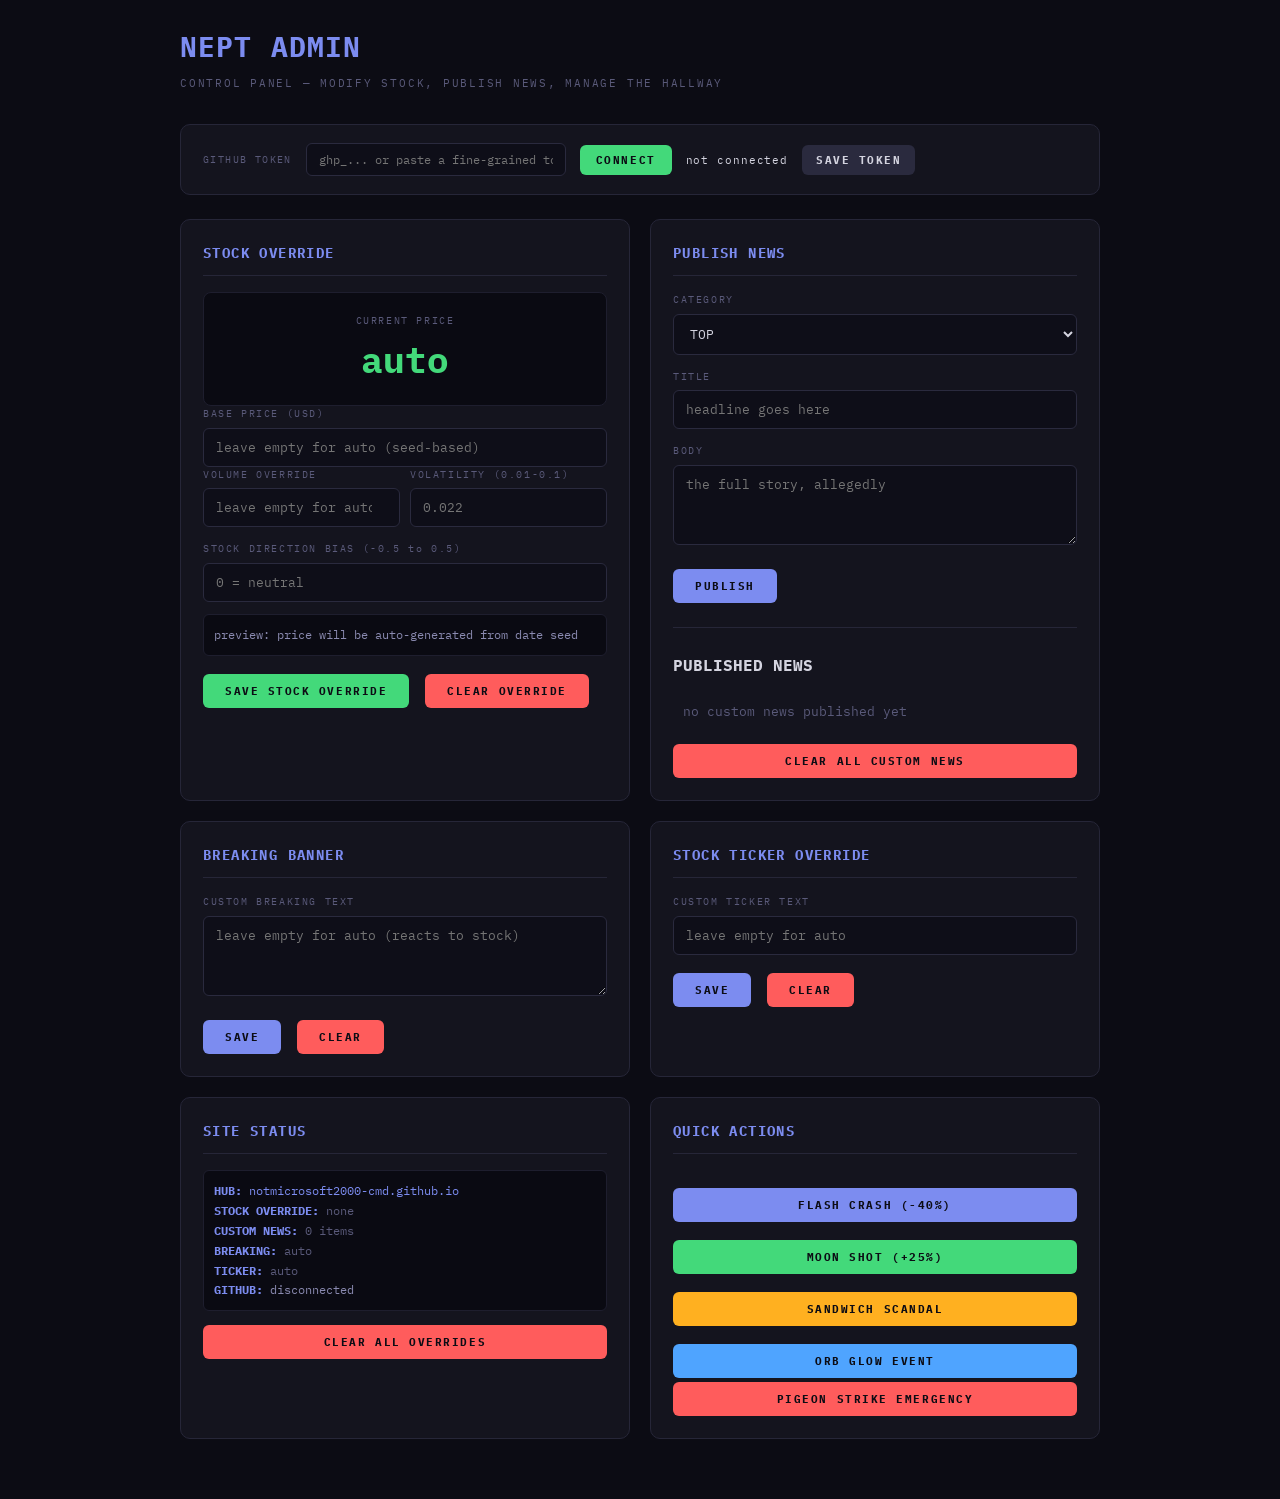
<file: admin.html>
<!DOCTYPE html>
<html lang="en">
<head>
  <meta charset="UTF-8">
  <meta name="viewport" content="width=device-width, initial-scale=1.0">
  <meta name="robots" content="noindex, nofollow">
  <title>NEPT ADMIN — CONTROL PANEL</title>
  <link rel="icon" href="favicon.svg" type="image/svg+xml">
  <link rel="preconnect" href="https://fonts.googleapis.com">
  <link rel="preconnect" href="https://fonts.gstatic.com" crossorigin>
  <link href="https://fonts.googleapis.com/css2?family=IBM+Plex+Mono:wght@400;500;700&display=swap" rel="stylesheet">
  <style>
    *, *::before, *::after { box-sizing: border-box; margin: 0; padding: 0; }
    body { min-height: 100vh; background: #0c0c14; color: #d4d4e0; font-family: "IBM Plex Mono", ui-monospace, monospace; font-size: 13px; line-height: 1.65; padding: 0; }
    .wrap { max-width: 960px; margin: 0 auto; padding: 24px 20px 60px; }
    h1 { font-size: 28px; font-weight: 700; color: #7c8cf0; letter-spacing: .04em; margin-bottom: 4px; }
    .sub { font-size: 11px; letter-spacing: .16em; color: #5a5a7a; margin-bottom: 32px; }
    .gh-auth { background: #14141e; border: 1px solid #262638; border-radius: 10px; padding: 18px 22px; margin-bottom: 24px; display: flex; align-items: center; gap: 14px; flex-wrap: wrap; }
    .gh-auth label { font-size: 10px; letter-spacing: .14em; color: #5a5a7a; margin: 0; }
    .gh-auth input { width: 260px; background: #0e0e18; border: 1px solid #2a2a3e; border-radius: 6px; padding: 8px 12px; color: #d4d4e0; font-family: inherit; font-size: 12px; outline: none; }
    .gh-auth input:focus { border-color: #7c8cf0; }
    .gh-status { font-size: 11px; letter-spacing: .08em; }
    .gh-status.ok { color: #43d97a; }
    .gh-status.err { color: #ff5c5c; }
    .gh-status.wait { color: #ffb020; }
    .grid { display: grid; grid-template-columns: 1fr 1fr; gap: 20px; }
    @media (max-width: 700px) { .grid { grid-template-columns: 1fr; } }
    .card { background: #14141e; border: 1px solid #262638; border-radius: 10px; padding: 22px; }
    .card h2 { font-size: 14px; font-weight: 700; color: #7c8cf0; letter-spacing: .1em; margin-bottom: 16px; border-bottom: 1px solid #262638; padding-bottom: 10px; }
    label { display: block; font-size: 10px; letter-spacing: .16em; color: #5a5a7a; margin-bottom: 5px; margin-top: 14px; }
    label:first-of-type { margin-top: 0; }
    input, textarea, select { width: 100%; background: #0e0e18; border: 1px solid #2a2a3e; border-radius: 6px; padding: 10px 12px; color: #d4d4e0; font-family: inherit; font-size: 13px; outline: none; transition: border-color .2s; }
    input:focus, textarea:focus, select:focus { border-color: #7c8cf0; }
    textarea { min-height: 80px; resize: vertical; }
    .row { display: flex; gap: 10px; }
    .row > * { flex: 1; }
    .btn { display: inline-flex; align-items: center; justify-content: center; margin-top: 18px; padding: 10px 22px; background: #7c8cf0; color: #0c0c14; border: none; border-radius: 6px; font-family: inherit; font-size: 11px; font-weight: 700; letter-spacing: .14em; cursor: pointer; transition: filter .2s, transform .15s; }
    .btn:hover { filter: brightness(1.15); transform: translateY(-1px); }
    .btn:active { transform: translateY(0); }
    .btn.red { background: #ff5c5c; }
    .btn.green { background: #43d97a; }
    .btn.full { width: 100%; }
    .btn:disabled { opacity: .4; pointer-events: none; }
    .msg { margin-top: 14px; padding: 10px 14px; border-radius: 6px; font-size: 12px; display: none; }
    .msg.ok { display: block; background: #122a18; border: 1px solid #2a5a34; color: #43d97a; }
    .msg.err { display: block; background: #2a1214; border: 1px solid #5a2a2c; color: #ff5c5c; }
    .preview { margin-top: 12px; padding: 10px; background: #0a0a12; border: 1px solid #1e1e2e; border-radius: 6px; font-size: 12px; color: #8a8ab0; }
    .preview b { color: #7c8cf0; }
    .news-list { max-height: 300px; overflow-y: auto; margin-top: 10px; }
    .news-item { display: flex; align-items: flex-start; gap: 10px; padding: 10px; border-bottom: 1px solid #1e1e2e; font-size: 12px; }
    .news-item:last-child { border-bottom: 0; }
    .news-item .ncat { flex: none; background: #7c8cf0; color: #0c0c14; font-size: 9px; font-weight: 700; letter-spacing: .12em; padding: 2px 6px; border-radius: 3px; }
    .news-item .ntxt { flex: 1; }
    .news-item .ntxt b { display: block; color: #d4d4e0; margin-bottom: 2px; }
    .news-item .del { flex: none; background: none; border: none; color: #5a5a7a; cursor: pointer; font-size: 14px; }
    .news-item .del:hover { color: #ff5c5c; }
    .stock-live { padding: 16px; background: #0a0a12; border: 1px solid #1e1e2e; border-radius: 8px; margin-top: 12px; text-align: center; }
    .stock-live .price { font-size: 36px; font-weight: 700; color: #43d97a; }
    .stock-live .lbl { font-size: 10px; letter-spacing: .16em; color: #5a5a7a; margin-top: 4px; }
    hr { border: none; border-top: 1px solid #262638; margin: 24px 0; }
    .section-title { font-size: 16px; font-weight: 700; color: #d4d4e0; margin-bottom: 12px; }
    a { color: #7c8cf0; text-decoration: none; }
    a:hover { text-decoration: underline; }
    .spin { display: inline-block; width: 12px; height: 12px; border: 2px solid transparent; border-top-color: currentColor; border-radius: 50%; animation: spin .6s linear infinite; vertical-align: -1px; margin-right: 6px; }
    @keyframes spin { to { transform: rotate(360deg); } }
  </style>
</head>
<body>
  <div class="wrap">
    <h1>NEPT ADMIN</h1>
    <p class="sub">CONTROL PANEL — MODIFY STOCK, PUBLISH NEWS, MANAGE THE HALLWAY</p>

    <div class="gh-auth">
      <label>GITHUB TOKEN</label>
      <input type="password" id="ghToken" placeholder="ghp_... or paste a fine-grained token">
      <button class="btn green" onclick="authGitHub()" style="margin-top:0;padding:8px 16px">CONNECT</button>
      <span class="gh-status" id="ghStatus">not connected</span>
      <button class="btn" onclick="saveToken()" style="margin-top:0;padding:8px 14px;background:#2a2a3e;color:#d4d4e0">SAVE TOKEN</button>
    </div>

    <div class="grid">
      <div class="card">
        <h2>STOCK OVERRIDE</h2>
        <div class="stock-live">
          <div class="lbl">CURRENT PRICE</div>
          <div class="price" id="curPrice">auto</div>
        </div>
        <label>BASE PRICE (USD)</label>
        <input type="number" id="admPrice" step="0.01" placeholder="leave empty for auto (seed-based)">
        <div class="row">
          <div>
            <label>VOLUME OVERRIDE</label>
            <input type="number" id="admVolume" step="1000" placeholder="leave empty for auto">
          </div>
          <div>
            <label>VOLATILITY (0.01-0.1)</label>
            <input type="number" id="admVolatility" step="0.001" min="0.005" max="0.15" placeholder="0.022">
          </div>
        </div>
        <label>STOCK DIRECTION BIAS (-0.5 to 0.5)</label>
        <input type="number" id="admBias" step="0.01" min="-0.5" max="0.5" placeholder="0 = neutral">
        <div class="preview" id="stockPreview">preview: price will be auto-generated from date seed</div>
        <button class="btn green" onclick="saveStock()">SAVE STOCK OVERRIDE</button>
        <button class="btn red" onclick="clearStock()" style="margin-left:8px">CLEAR OVERRIDE</button>
        <div class="msg" id="stockMsg"></div>
      </div>

      <div class="card">
        <h2>PUBLISH NEWS</h2>
        <label>CATEGORY</label>
        <select id="newsCat">
          <option>TOP</option>
          <option>MARKETS</option>
          <option>SCANDAL</option>
          <option>TECH</option>
          <option>LOCAL</option>
          <option>TRAGEDY</option>
        </select>
        <label>TITLE</label>
        <input type="text" id="newsTitle" maxlength="120" placeholder="headline goes here">
        <label>BODY</label>
        <textarea id="newsBody" maxlength="600" placeholder="the full story, allegedly"></textarea>
        <button class="btn" onclick="publishNews()">PUBLISH</button>
        <div class="msg" id="newsMsg"></div>
        <hr>
        <div class="section-title">PUBLISHED NEWS</div>
        <div class="news-list" id="newsList"></div>
        <button class="btn red full" onclick="clearNews()" style="margin-top:12px">CLEAR ALL CUSTOM NEWS</button>
      </div>

      <div class="card">
        <h2>BREAKING BANNER</h2>
        <label>CUSTOM BREAKING TEXT</label>
        <textarea id="admBreaking" maxlength="200" placeholder="leave empty for auto (reacts to stock)"></textarea>
        <button class="btn" onclick="saveBreaking()">SAVE</button>
        <button class="btn red" onclick="clearBreaking()" style="margin-left:8px">CLEAR</button>
        <div class="msg" id="breakingMsg"></div>
      </div>

      <div class="card">
        <h2>STOCK TICKER OVERRIDE</h2>
        <label>CUSTOM TICKER TEXT</label>
        <input type="text" id="admTicker" maxlength="80" placeholder="leave empty for auto">
        <button class="btn" onclick="saveTicker()">SAVE</button>
        <button class="btn red" onclick="clearTicker()" style="margin-left:8px">CLEAR</button>
        <div class="msg" id="tickerMsg"></div>
      </div>

      <div class="card">
        <h2>SITE STATUS</h2>
        <div class="preview">
          <b>HUB:</b> <a href="https://notmicrosoft2000-cmd.github.io/" target="_blank">notmicrosoft2000-cmd.github.io</a><br>
          <b>STOCK OVERRIDE:</b> <span id="statusStock">none</span><br>
          <b>CUSTOM NEWS:</b> <span id="statusNews">0 items</span><br>
          <b>BREAKING:</b> <span id="statusBreaking">auto</span><br>
          <b>TICKER:</b> <span id="statusTicker">auto</span><br>
          <b>GITHUB:</b> <span id="statusGitHub">disconnected</span>
        </div>
        <button class="btn red full" onclick="clearAll()" style="margin-top:14px">CLEAR ALL OVERRIDES</button>
      </div>

      <div class="card">
        <h2>QUICK ACTIONS</h2>
        <button class="btn full" onclick="flashCrash()">FLASH CRASH (-40%)</button>
        <button class="btn full green" onclick="moonShot()">MOON SHOT (+25%)</button>
        <button class="btn full" onclick="sandwichScandal()" style="background:#ffb020;color:#0c0c14">SANDWICH SCANDAL</button>
        <button class="btn full" onclick="orbEvent()" style="background:#4fa4ff;color:#0c0c14">ORB GLOW EVENT</button>
        <button class="btn full red" onclick="pigeonStrike()" style="margin-top:4px">PIGEON STRIKE EMERGENCY</button>
      </div>
    </div>
  </div>

  <script>
    (function () {
      var REPO = "notmicrosoft2000-cmd/notmicrosoft2000-cmd.github.io";
      var DATA_PATH = "data.json";
      var ghToken = "";
      var ghSha = "";
      var ghData = null;

      function $(s) { return document.querySelector(s); }
      function ls(k) { try { return localStorage.getItem(k); } catch(e) { return null; } }
      function lsw(k, v) { try { localStorage.setItem(k, v); } catch(e) {} }

      ghToken = ls("hub_gh_token") || "";
      if (ghToken) { $("#ghToken").value = ghToken; authGitHub(); }

      var stock = {};
      try { stock = JSON.parse(ls("hub_adm_stock") || "{}"); } catch(e) {}
      if (stock.price) $("#admPrice").value = stock.price;
      if (stock.volume) $("#admVolume").value = stock.volume;
      if (stock.volatility) $("#admVolatility").value = stock.volatility;
      if (stock.bias) $("#admBias").value = stock.bias;

      var breaking = ls("hub_adm_breaking") || "";
      if (breaking) $("#admBreaking").value = breaking;
      var ticker = ls("hub_adm_ticker") || "";
      if (ticker) $("#admTicker").value = ticker;

      updateStatus();

      function show(el, type, msg) {
        el.className = "msg " + type;
        el.textContent = msg;
        setTimeout(function () { el.className = "msg"; }, 3000);
      }

      function ghSetStatus(txt, cls) {
        var el = $("#ghStatus");
        el.className = "gh-status " + (cls || "");
        el.textContent = txt;
      }

      function ghHeaders() {
        return { "Authorization": "token " + ghToken, "Accept": "application/vnd.github.v3+json", "Content-Type": "application/json" };
      }

      window.authGitHub = function () {
        var tok = $("#ghToken").value.trim();
        if (!tok) { ghSetStatus("enter a token", "err"); return; }
        ghToken = tok;
        ghSetStatus("connecting...", "wait");
        fetch("https://api.github.com/user", { headers: ghHeaders() })
          .then(function (r) { if (!r.ok) throw r; return r.json(); })
          .then(function (u) {
            ghSetStatus("connected: " + u.login, "ok");
            $("#statusGitHub").textContent = u.login;
            $("#statusGitHub").style.color = "#43d97a";
            return fetchLatestData();
          })
          .catch(function () {
            ghSetStatus("invalid token", "err");
            $("#statusGitHub").textContent = "invalid token";
            $("#statusGitHub").style.color = "#ff5c5c";
          });
      };

      window.saveToken = function () {
        lsw("hub_gh_token", $("#ghToken").value.trim());
        show($("#stockMsg"), "ok", "token saved locally. connect to verify.");
      };

      function fetchLatestData() {
        if (!ghToken) return Promise.resolve();
        return fetch("https://api.github.com/repos/" + REPO + "/contents/" + DATA_PATH, { headers: ghHeaders() })
          .then(function (r) {
            if (!r.ok) throw r;
            return r.json();
          })
          .then(function (f) {
            ghSha = f.sha;
            try { ghData = JSON.parse(atob(f.content)); } catch(e) { ghData = {}; }
          })
          .catch(function () { ghData = null; });
      }

      function pushToGitHub(data) {
        if (!ghToken) {
          show($("#stockMsg"), "ok", "saved locally (no GitHub token — connect to push live)");
          return Promise.resolve();
        }
        ghSetStatus("pushing...", "wait");
        return fetchLatestData()
          .then(function () {
            var body = JSON.stringify(data, null, 2);
            return fetch("https://api.github.com/repos/" + REPO + "/contents/" + DATA_PATH, {
              method: "PUT",
              headers: ghHeaders(),
              body: JSON.stringify({
                message: "hub admin: update data.json",
                content: btoa(body),
                sha: ghSha,
                branch: "main"
              })
            });
          })
          .then(function (r) {
            if (!r.ok) throw r;
            ghSetStatus("pushed live", "ok");
          })
          .catch(function (e) {
            ghSetStatus("push failed: " + (e.status || e.message), "err");
          });
      }

      function gatherData() {
        var d = ghData || {};
        var s = {};
        try { s = JSON.parse(ls("hub_adm_stock") || "{}"); } catch(e) {}
        var brk = ls("hub_adm_breaking") || "";
        var tik = ls("hub_adm_ticker") || "";
        var news = [];
        try { news = JSON.parse(ls("hub_adm_news") || "[]"); } catch(e) {}
        d.stock = s;
        d.breaking = brk;
        d.ticker = tik;
        d.news = news;
        return d;
      }

      window.saveStock = function () {
        var p = $("#admPrice").value;
        var v = $("#admVolume").value;
        var vol = $("#admVolatility").value;
        var b = $("#admBias").value;
        var o = {};
        if (p) o.price = parseFloat(p);
        if (v) o.volume = parseInt(v, 10);
        if (vol) o.volatility = parseFloat(vol);
        if (b) o.bias = parseFloat(b);
        if (Object.keys(o).length === 0) { show($("#stockMsg"), "err", "nothing to save"); return; }
        lsw("hub_adm_stock", JSON.stringify(o));
        lsw("hub_adm_stock_at", String(Date.now()));
        pushToGitHub(gatherData()).then(function () {
          show($("#stockMsg"), "ok", "stock override saved" + (ghToken ? " and pushed live." : "."));
        });
        updateStatus();
      };

      window.clearStock = function () {
        try { localStorage.removeItem("hub_adm_stock"); localStorage.removeItem("hub_adm_stock_at"); } catch(e) {}
        $("#admPrice").value = "";
        $("#admVolume").value = "";
        $("#admVolatility").value = "";
        $("#admBias").value = "";
        lsw("hub_adm_stock", "{}");
        pushToGitHub(gatherData()).then(function () {
          show($("#stockMsg"), "ok", "stock override cleared.");
        });
        updateStatus();
      };

      window.publishNews = function () {
        var cat = $("#newsCat").value;
        var title = $("#newsTitle").value.trim();
        var body = $("#newsBody").value.trim();
        if (!title || !body) { show($("#newsMsg"), "err", "title and body required"); return; }
        var items = [];
        try { items = JSON.parse(ls("hub_adm_news") || "[]"); } catch(e) {}
        items.unshift({ cat: cat, title: title, body: body, time: "just published" });
        if (items.length > 20) items = items.slice(0, 20);
        lsw("hub_adm_news", JSON.stringify(items));
        $("#newsTitle").value = "";
        $("#newsBody").value = "";
        pushToGitHub(gatherData()).then(function () {
          show($("#newsMsg"), "ok", "news published. " + items.length + " custom items.");
        });
        renderNewsList();
        updateStatus();
      };

      window.clearNews = function () {
        try { localStorage.removeItem("hub_adm_news"); } catch(e) {}
        lsw("hub_adm_news", "[]");
        pushToGitHub(gatherData()).then(function () {
          show($("#newsMsg"), "ok", "all custom news cleared.");
        });
        renderNewsList();
        updateStatus();
      };

      window.saveBreaking = function () {
        var t = $("#admBreaking").value.trim();
        if (!t) { show($("#breakingMsg"), "err", "enter some text first"); return; }
        lsw("hub_adm_breaking", t);
        pushToGitHub(gatherData()).then(function () {
          show($("#breakingMsg"), "ok", "breaking banner saved and pushed live.");
        });
        updateStatus();
      };
      window.clearBreaking = function () {
        try { localStorage.removeItem("hub_adm_breaking"); } catch(e) {}
        $("#admBreaking").value = "";
        lsw("hub_adm_breaking", "");
        pushToGitHub(gatherData()).then(function () {
          show($("#breakingMsg"), "ok", "breaking override cleared.");
        });
        updateStatus();
      };
      window.saveTicker = function () {
        var t = $("#admTicker").value.trim();
        if (!t) { show($("#tickerMsg"), "err", "enter some text first"); return; }
        lsw("hub_adm_ticker", t);
        pushToGitHub(gatherData()).then(function () {
          show($("#tickerMsg"), "ok", "ticker override saved and pushed live.");
        });
        updateStatus();
      };
      window.clearTicker = function () {
        try { localStorage.removeItem("hub_adm_ticker"); } catch(e) {}
        $("#admTicker").value = "";
        lsw("hub_adm_ticker", "");
        pushToGitHub(gatherData()).then(function () {
          show($("#tickerMsg"), "ok", "ticker override cleared.");
        });
        updateStatus();
      };

      window.clearAll = function () {
        ["hub_adm_stock","hub_adm_stock_at","hub_adm_news","hub_adm_breaking","hub_adm_ticker"].forEach(function(k) {
          try { localStorage.removeItem(k); } catch(e) {}
        });
        lsw("hub_adm_stock", "{}");
        lsw("hub_adm_news", "[]");
        lsw("hub_adm_breaking", "");
        lsw("hub_adm_ticker", "");
        pushToGitHub({ stock: {}, breaking: "", ticker: "", news: [] }).then(function () {
          location.reload();
        });
      };

      function renderNewsList() {
        var items = [];
        try { items = JSON.parse(ls("hub_adm_news") || "[]"); } catch(e) {}
        var el = $("#newsList");
        if (!items.length) { el.innerHTML = '<div style="padding:10px;color:#5a5a7a">no custom news published yet</div>'; return; }
        el.innerHTML = items.map(function (n, i) {
          return '<div class="news-item"><span class="ncat">' + n.cat + '</span><div class="ntxt"><b>' + n.title + '</b>' + n.body.slice(0, 100) + (n.body.length > 100 ? "..." : "") + '</div><button class="del" data-i="' + i + '">×</button></div>';
        }).join("");
        el.querySelectorAll(".del").forEach(function (btn) {
          btn.addEventListener("click", function () {
            var idx = parseInt(btn.getAttribute("data-i"), 10);
            items.splice(idx, 1);
            lsw("hub_adm_news", JSON.stringify(items));
            pushToGitHub(gatherData());
            renderNewsList();
            updateStatus();
          });
        });
      }
      renderNewsList();

      function updateStatus() {
        var s = {};
        try { s = JSON.parse(ls("hub_adm_stock") || "{}"); } catch(e) {}
        var sn = $("#statusStock");
        if (s.price || s.volume || s.volatility || s.bias) {
          var parts = [];
          if (s.price) parts.push("$" + s.price);
          if (s.volume) parts.push("vol:" + s.volume);
          if (s.volatility) parts.push("volatility:" + s.volatility);
          if (s.bias) parts.push("bias:" + s.bias);
          sn.textContent = parts.join(", ");
          sn.style.color = "#43d97a";
        } else { sn.textContent = "none"; sn.style.color = "#5a5a7a"; }

        var news = [];
        try { news = JSON.parse(ls("hub_adm_news") || "[]"); } catch(e) {}
        var nn = $("#statusNews");
        nn.textContent = news.length + " items";
        nn.style.color = news.length ? "#43d97a" : "#5a5a7a";

        var brk = ls("hub_adm_breaking") || "";
        var bn = $("#statusBreaking");
        bn.textContent = brk ? "custom" : "auto";
        bn.style.color = brk ? "#ffb020" : "#5a5a7a";

        var tik = ls("hub_adm_ticker") || "";
        var tn = $("#statusTicker");
        tn.textContent = tik ? "custom" : "auto";
        tn.style.color = tik ? "#ffb020" : "#5a5a7a";
      }

      function quickEvent(stockObj, breaking, ticker, newsItem) {
        lsw("hub_adm_stock", JSON.stringify(stockObj));
        lsw("hub_adm_stock_at", String(Date.now()));
        if (breaking) lsw("hub_adm_breaking", breaking);
        if (ticker) lsw("hub_adm_ticker", ticker);
        if (newsItem) {
          var items = [];
          try { items = JSON.parse(ls("hub_adm_news") || "[]"); } catch(e) {}
          items.unshift(newsItem);
          if (items.length > 20) items = items.slice(0, 20);
          lsw("hub_adm_news", JSON.stringify(items));
          renderNewsList();
        }
        pushToGitHub(gatherData()).then(function () {
          show($("#stockMsg"), "ok", "event pushed live.");
        });
        updateStatus();
      }

      window.flashCrash = function () {
        quickEvent(
          { price: 28.70, bias: -0.48, volatility: 0.09 },
          "FLASH CRASH — NEPT plummets 40% in 3 minutes.",
          "NEPT FLASH CRASH • circuit breakers engaged",
          { cat: "TOP", title: "FLASH CRASH: NEPT drops 40% in three minutes, nobody knows why", body: "Trading was halted after NEPT shares fell from $47 to $28 in under three minutes. The toaster, serving as interim CFO, was last seen leaving the building at high speed. The orb has begun flickering.", time: "just now" }
        );
      };

      window.moonShot = function () {
        quickEvent(
          { price: 59.79, bias: 0.45, volatility: 0.06 },
          "MOON SHOT — NEPT surges 25% after orb classified as infrastructure.",
          "NEPT MOON • +25% • orb declared critical infrastructure",
          { cat: "MARKETS", title: "NEPT surges 25% after government declares orb 'critical infrastructure'", body: "In a stunning turn of events, the orb's continuous glow has been reclassified from 'unexplained' to 'essential service.' Federal funding has been allocated. The toaster has returned and is taking credit.", time: "just now" }
        );
      };

      window.sandwichScandal = function () {
        quickEvent(
          {},
          "SCANDAL — sandwich voted 'most valuable asset' for 3rd consecutive quarter.",
          null,
          { cat: "SCANDAL", title: "Sandwich voted most valuable asset for third consecutive quarter", body: "Shareholders have filed a class-action lawsuit demanding the sandwich be liquidated and distributed as dividends. The toaster has objected, claiming the sandwich is 'in its custody.'", time: "just now" }
        );
      };

      window.orbEvent = function () {
        quickEvent(
          {},
          "ORB EVENT — the orb has achieved a new state of luminescence.",
          null,
          { cat: "TECH", title: "Orb achieves 'aggressive luminescence' — engineers file support requests", body: "The NeptuneOS orb has entered a new phase of glow that physicists are calling 'unprecedented' and engineers are calling 'please make it stop.' Three engineers have filed emotional support requests.", time: "just now" }
        );
      };

      window.pigeonStrike = function () {
        quickEvent(
          {},
          "EMERGENCY — all carrier pigeons on strike. no deliveries, no filings.",
          "NEPT EMERGENCY • pigeon union strike",
          { cat: "TRAGEDY", title: "Carrier pigeon union calls total strike; all deliveries suspended", body: "The pigeon union has voted unanimously to strike after management failed to meet bread delivery quotas. All filings, earnings reports, and shareholder correspondence are now grounded.", time: "just now" }
        );
      };
    })();
  </script>
</body>
</html>
</file>
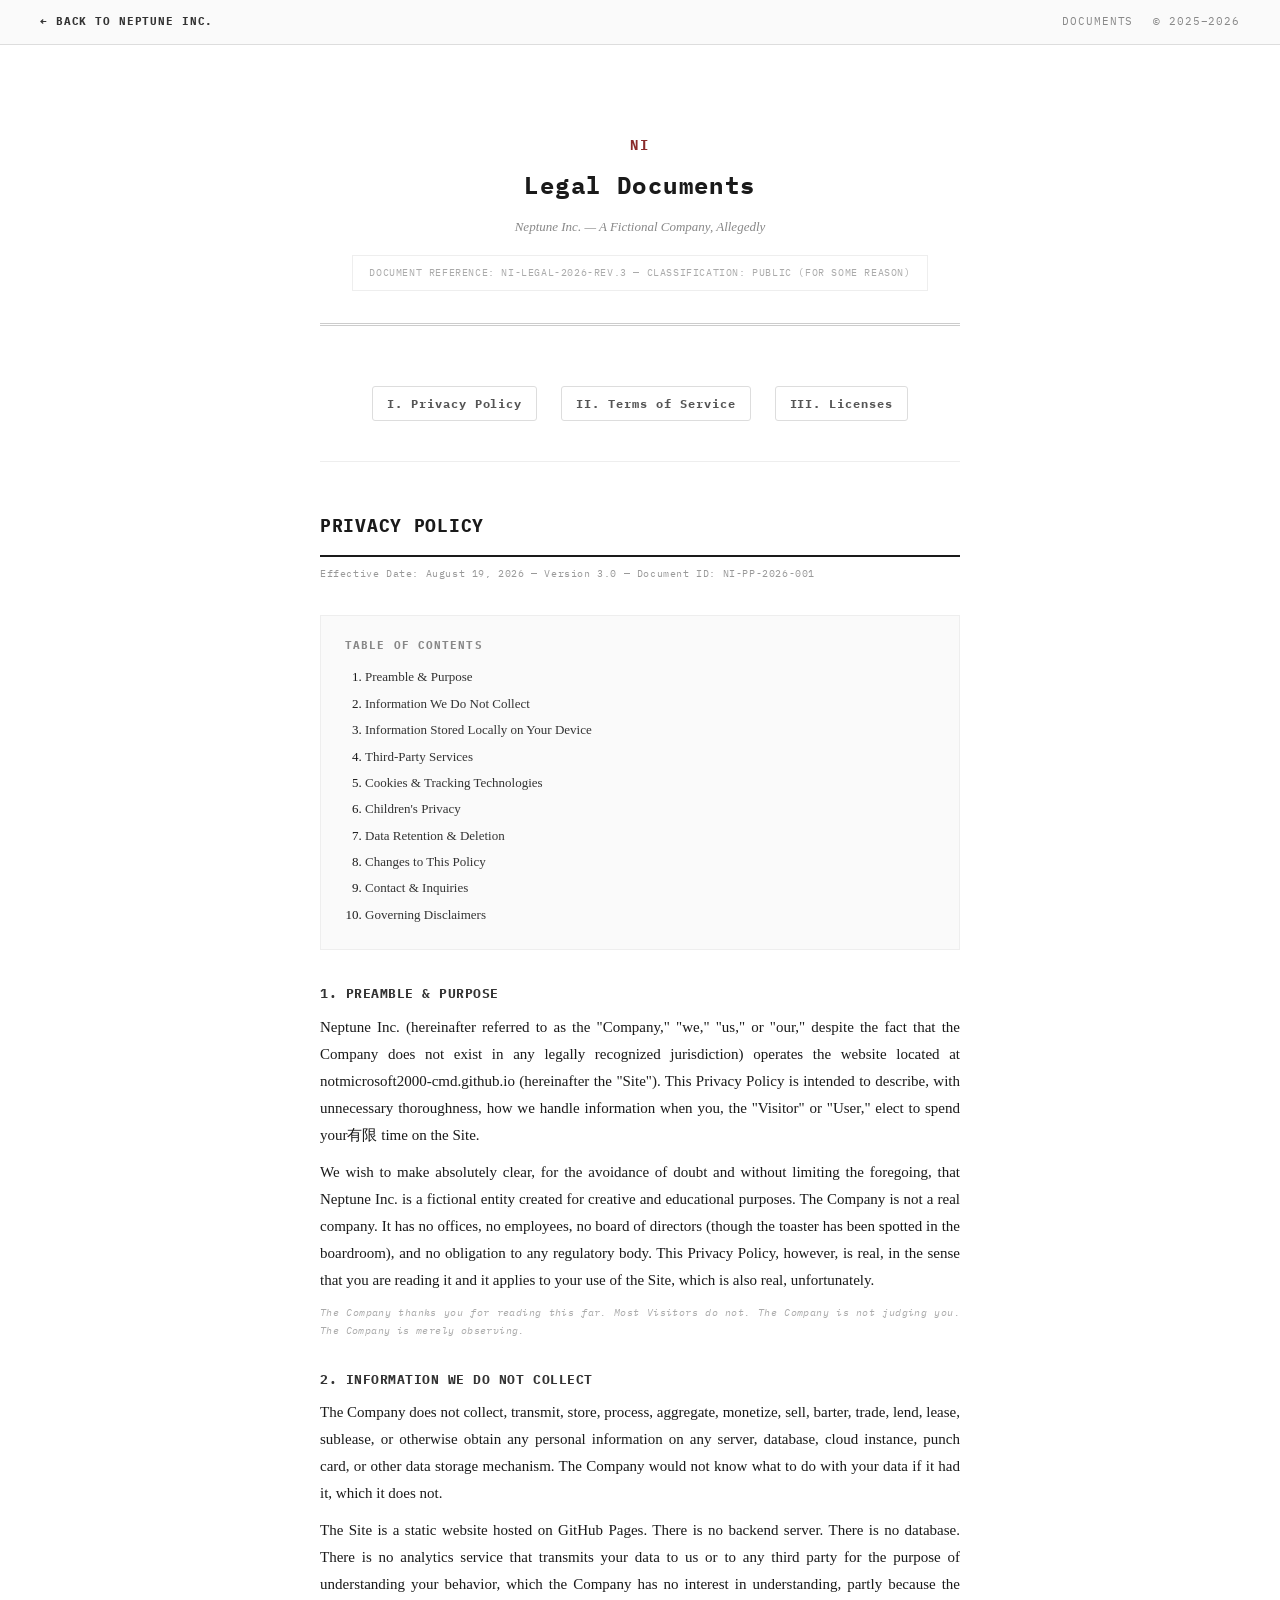
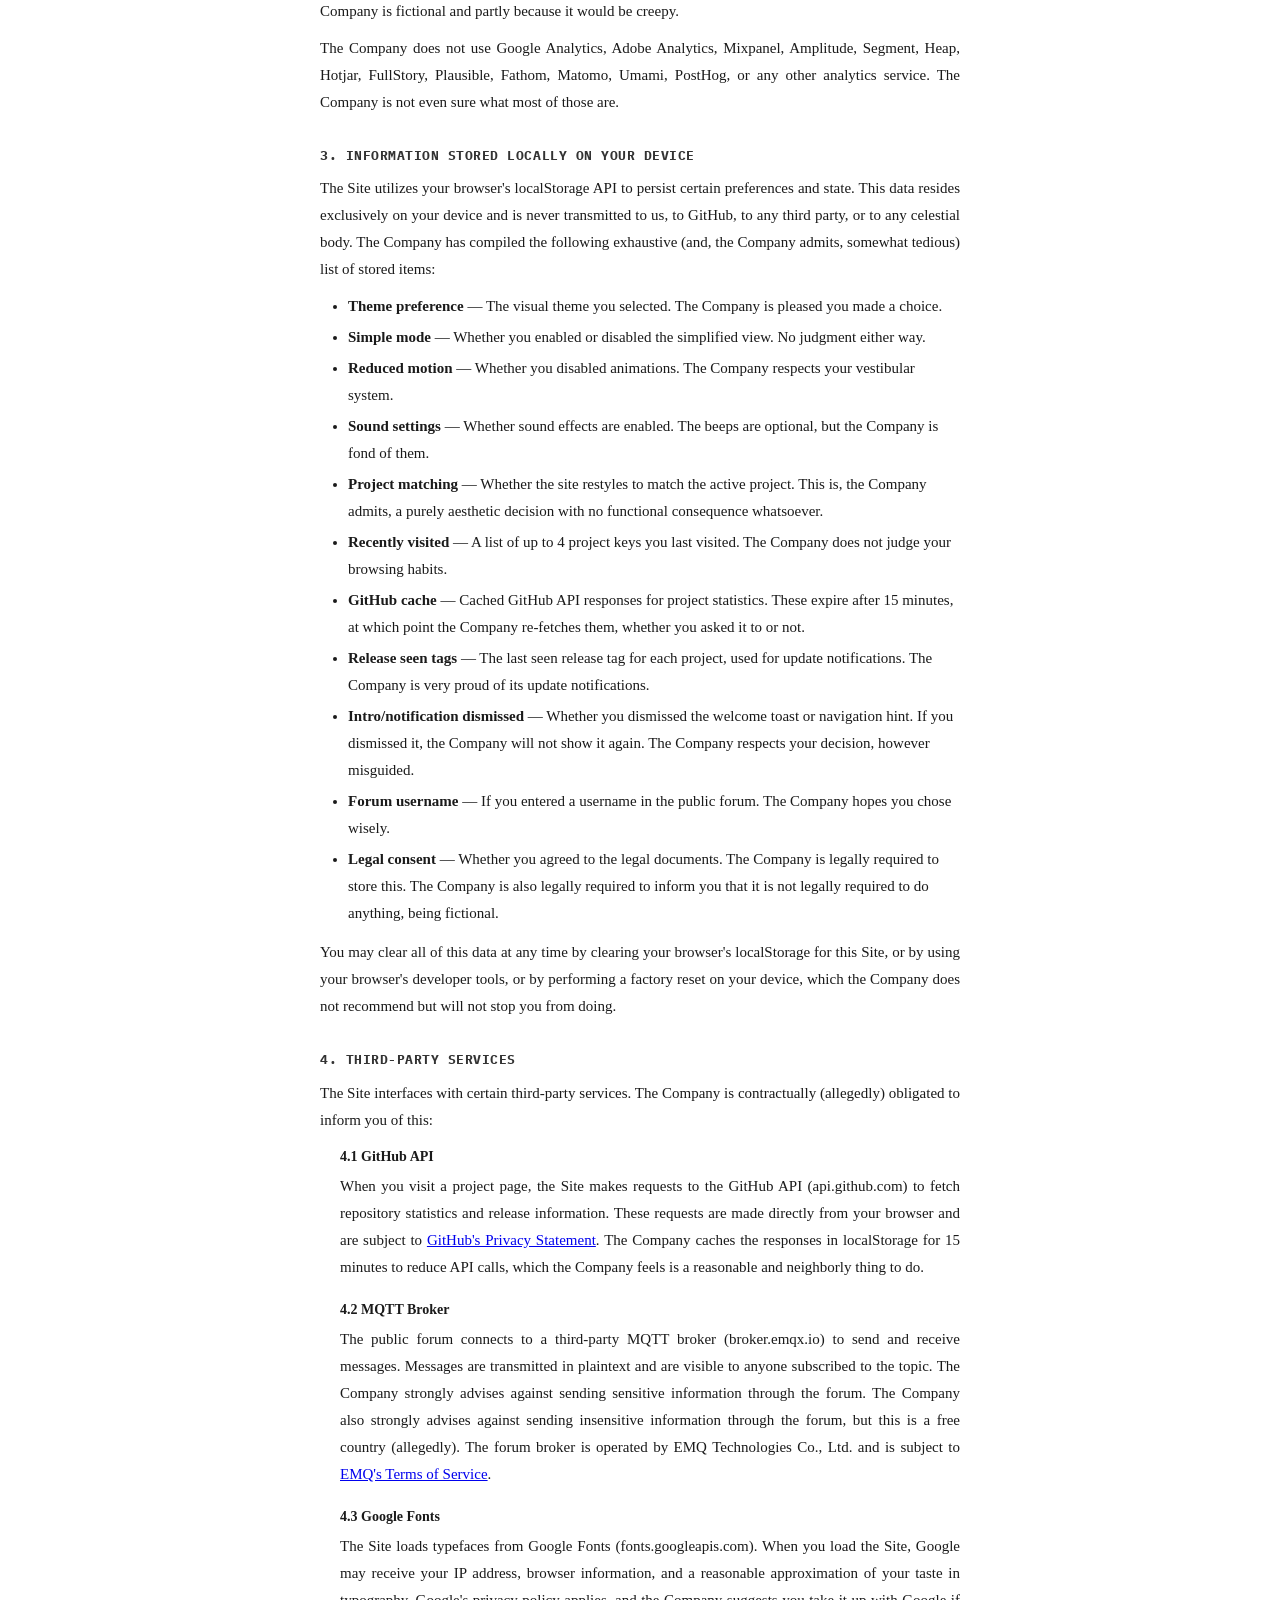
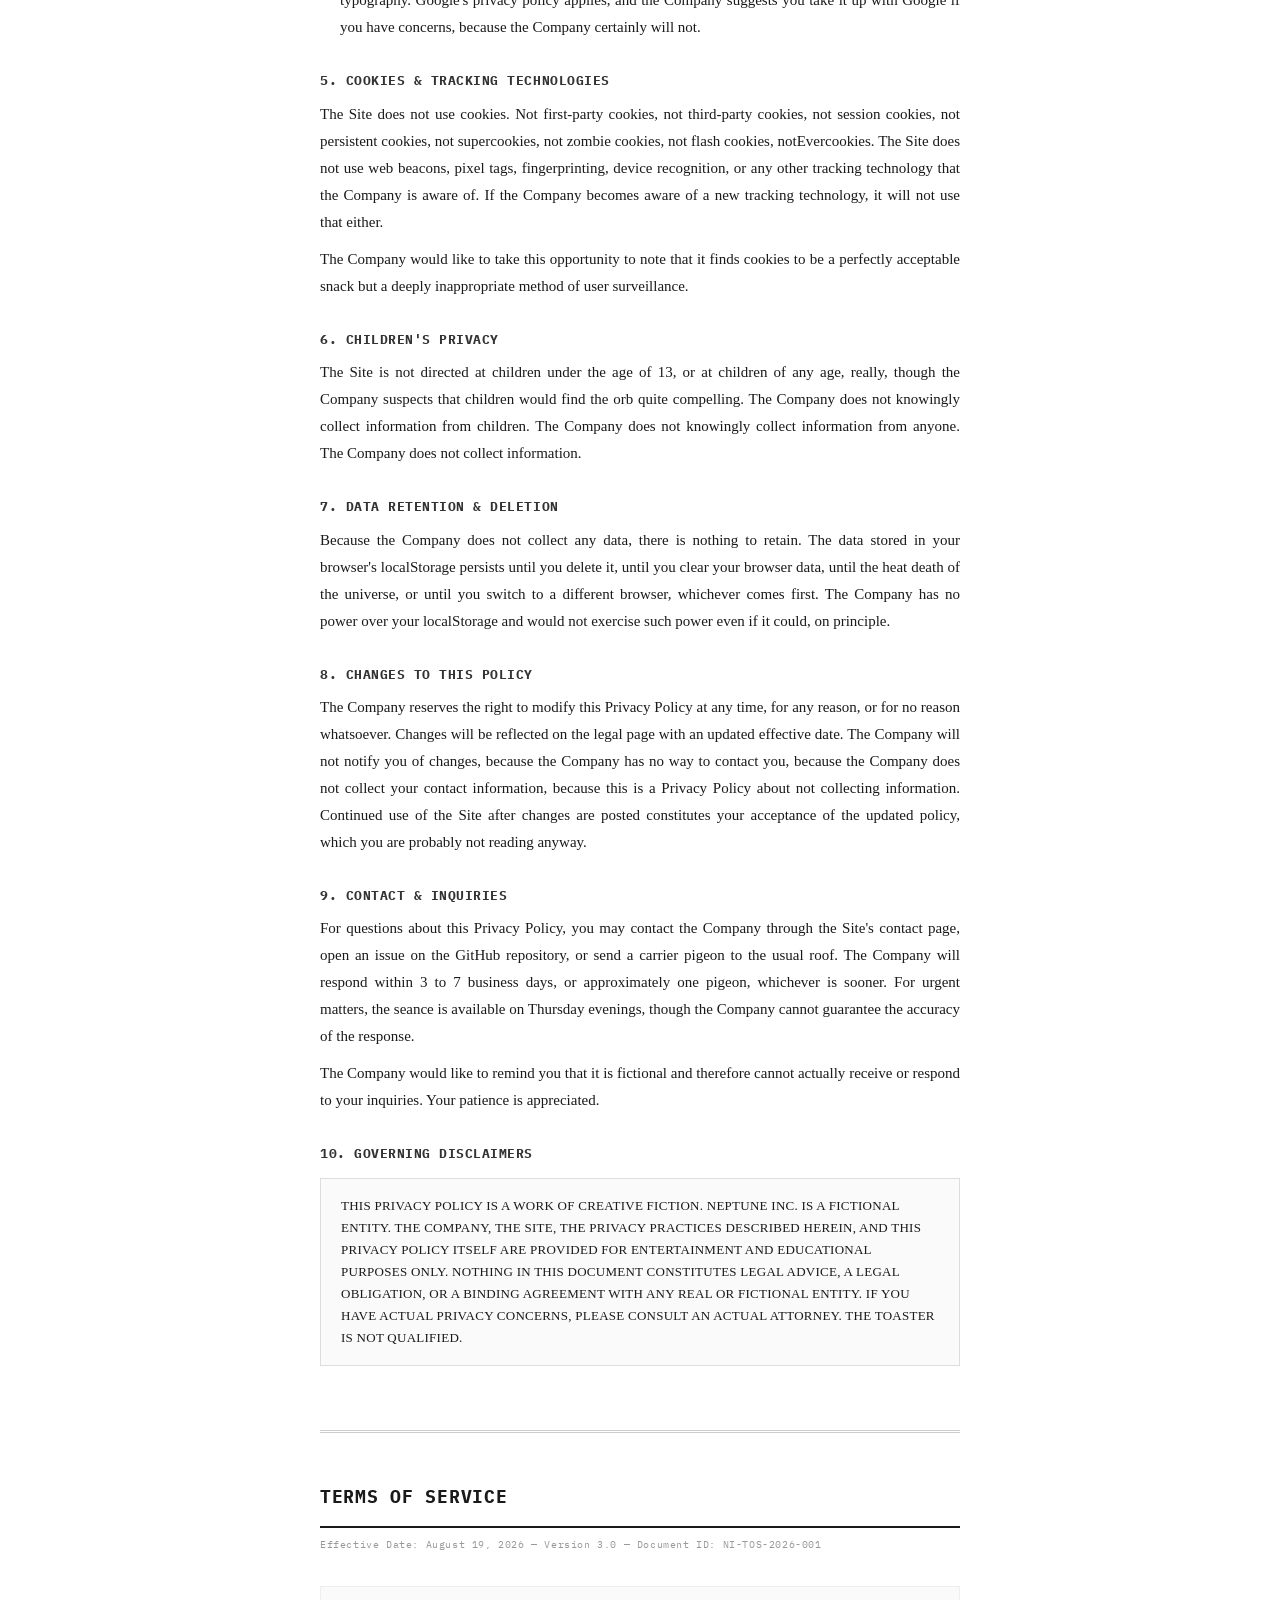
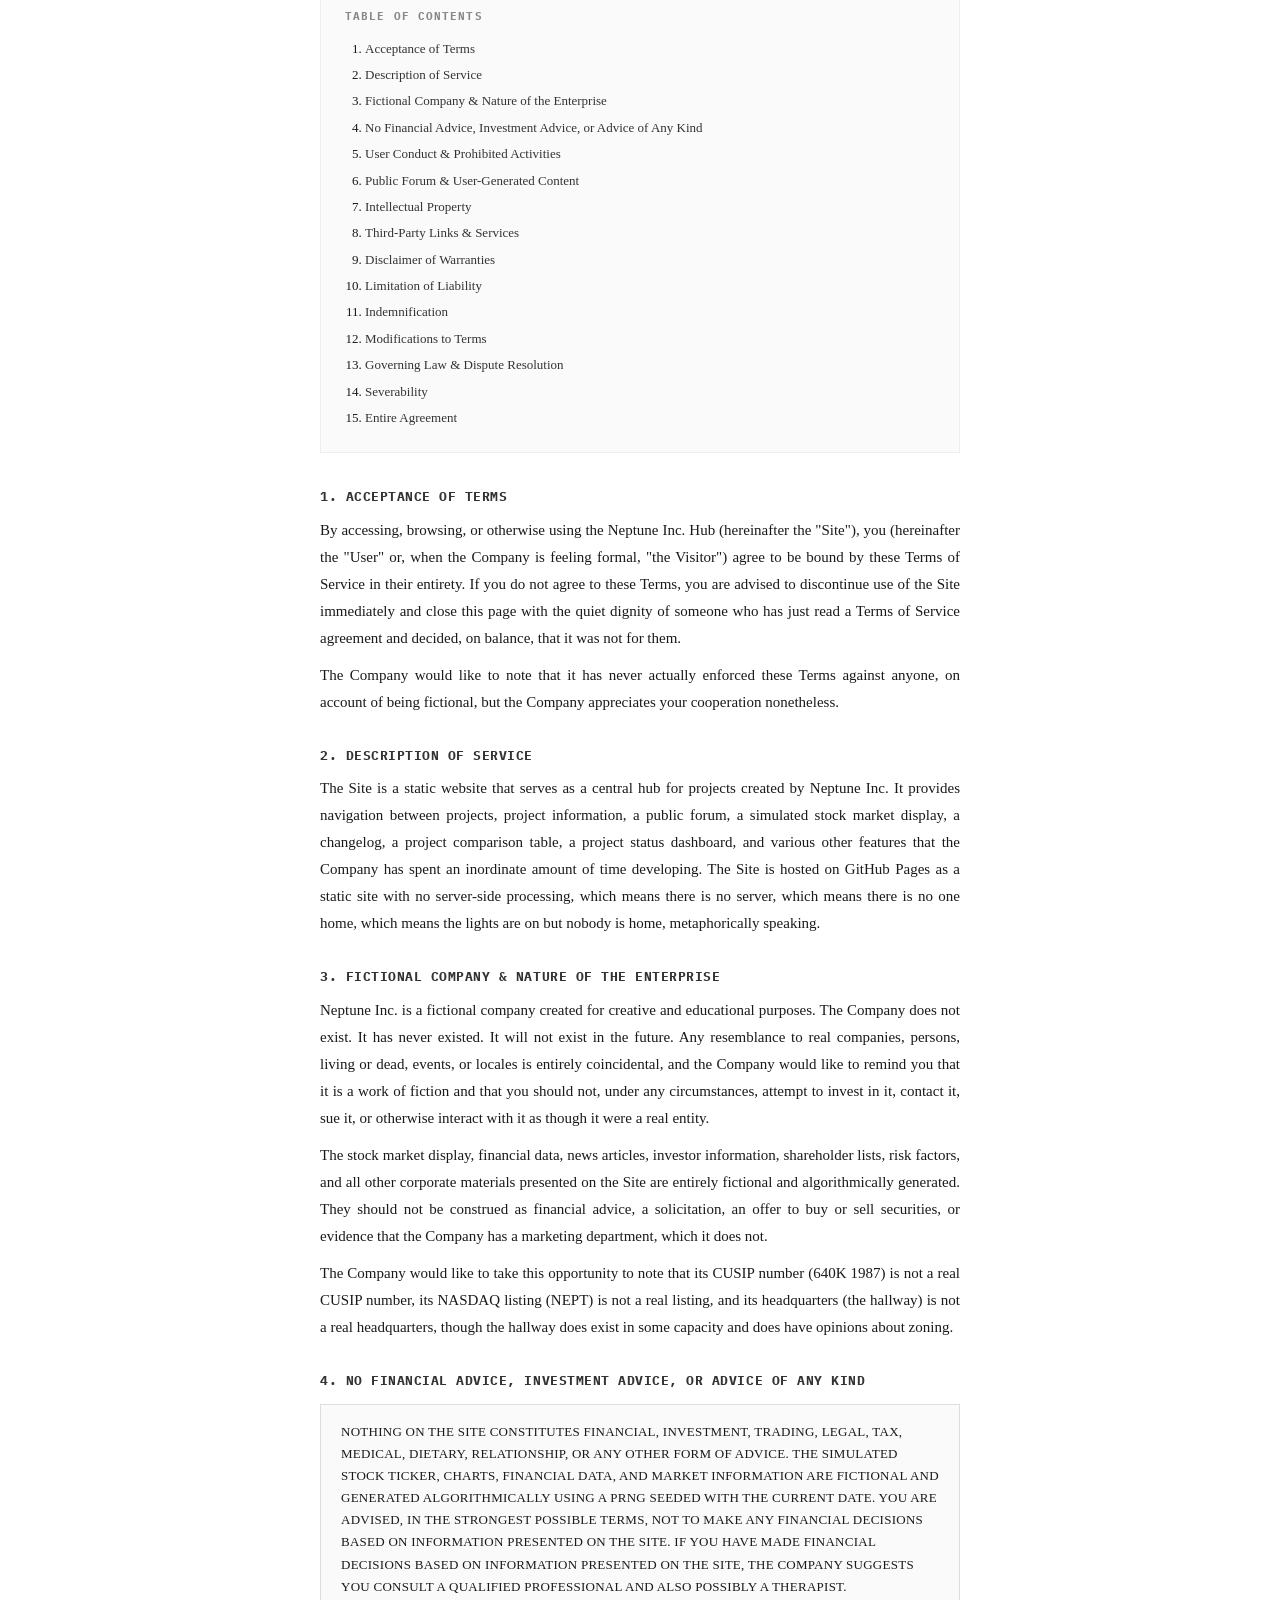
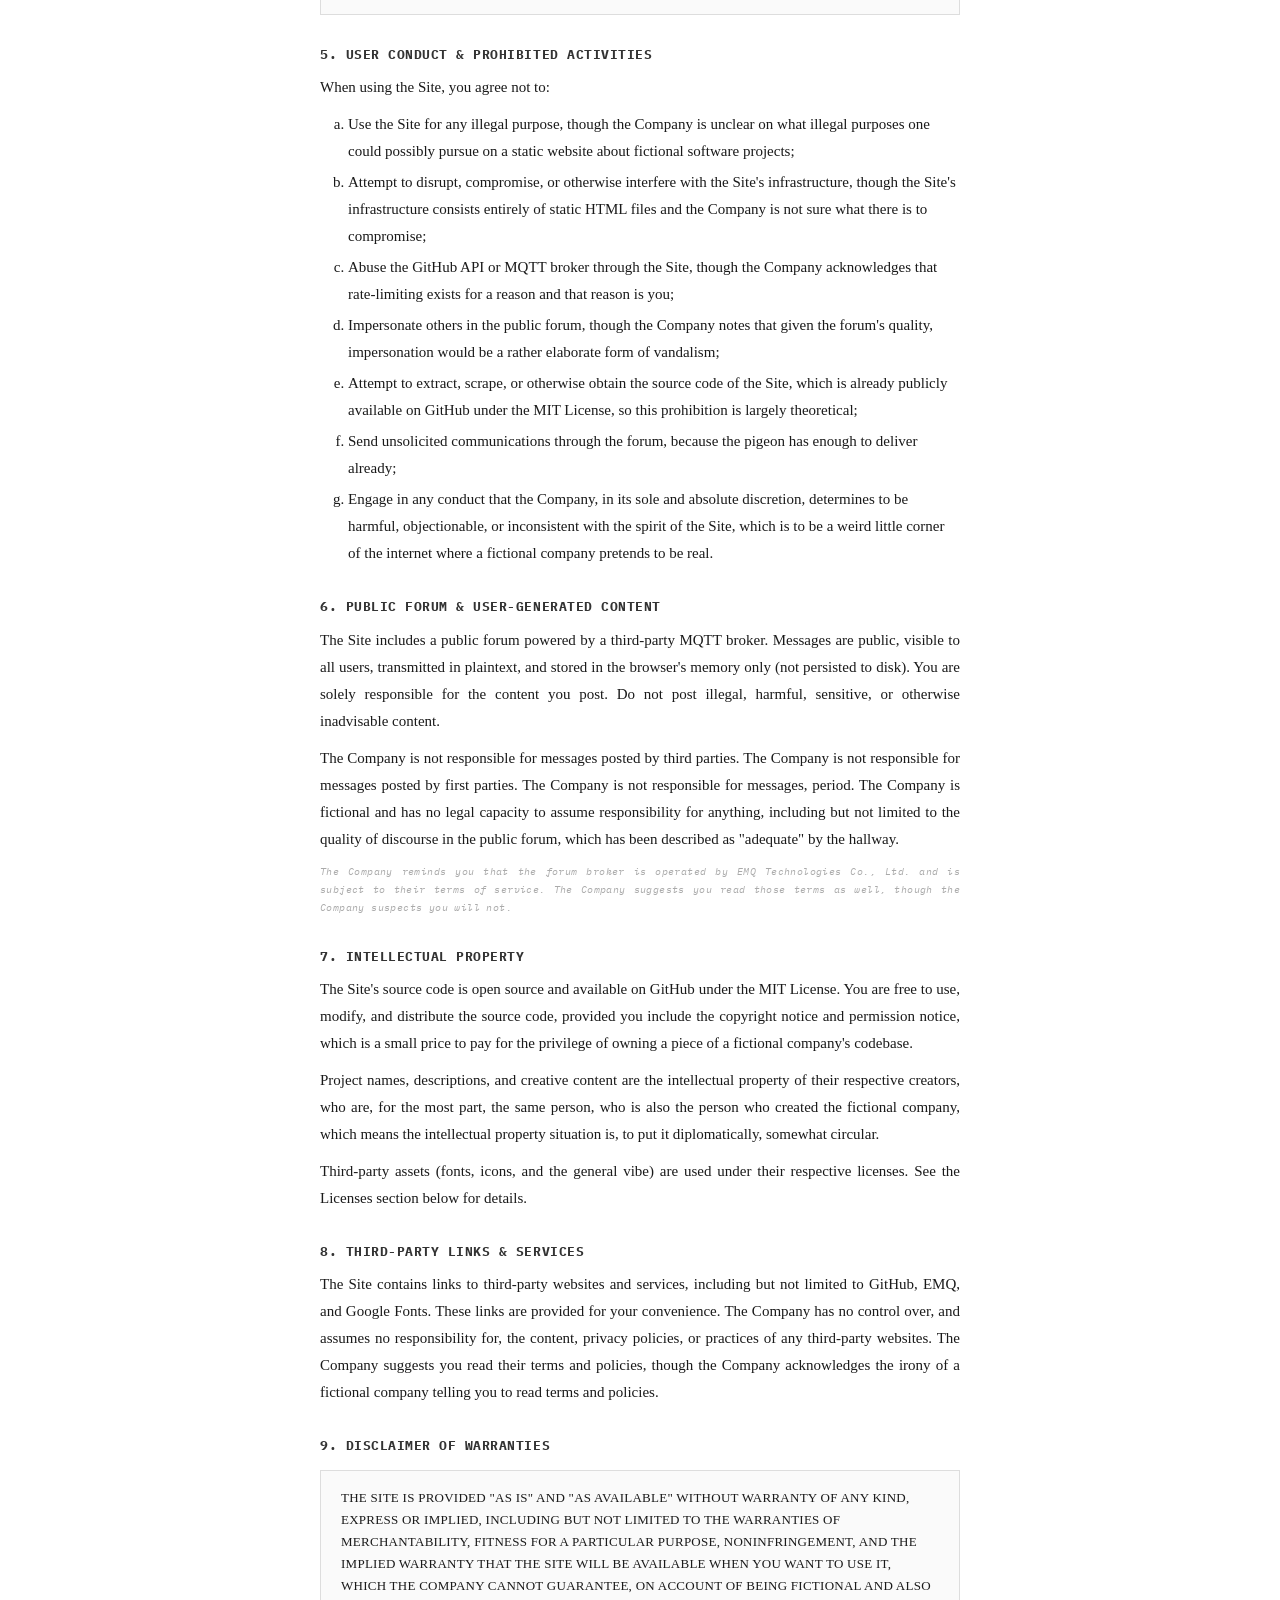
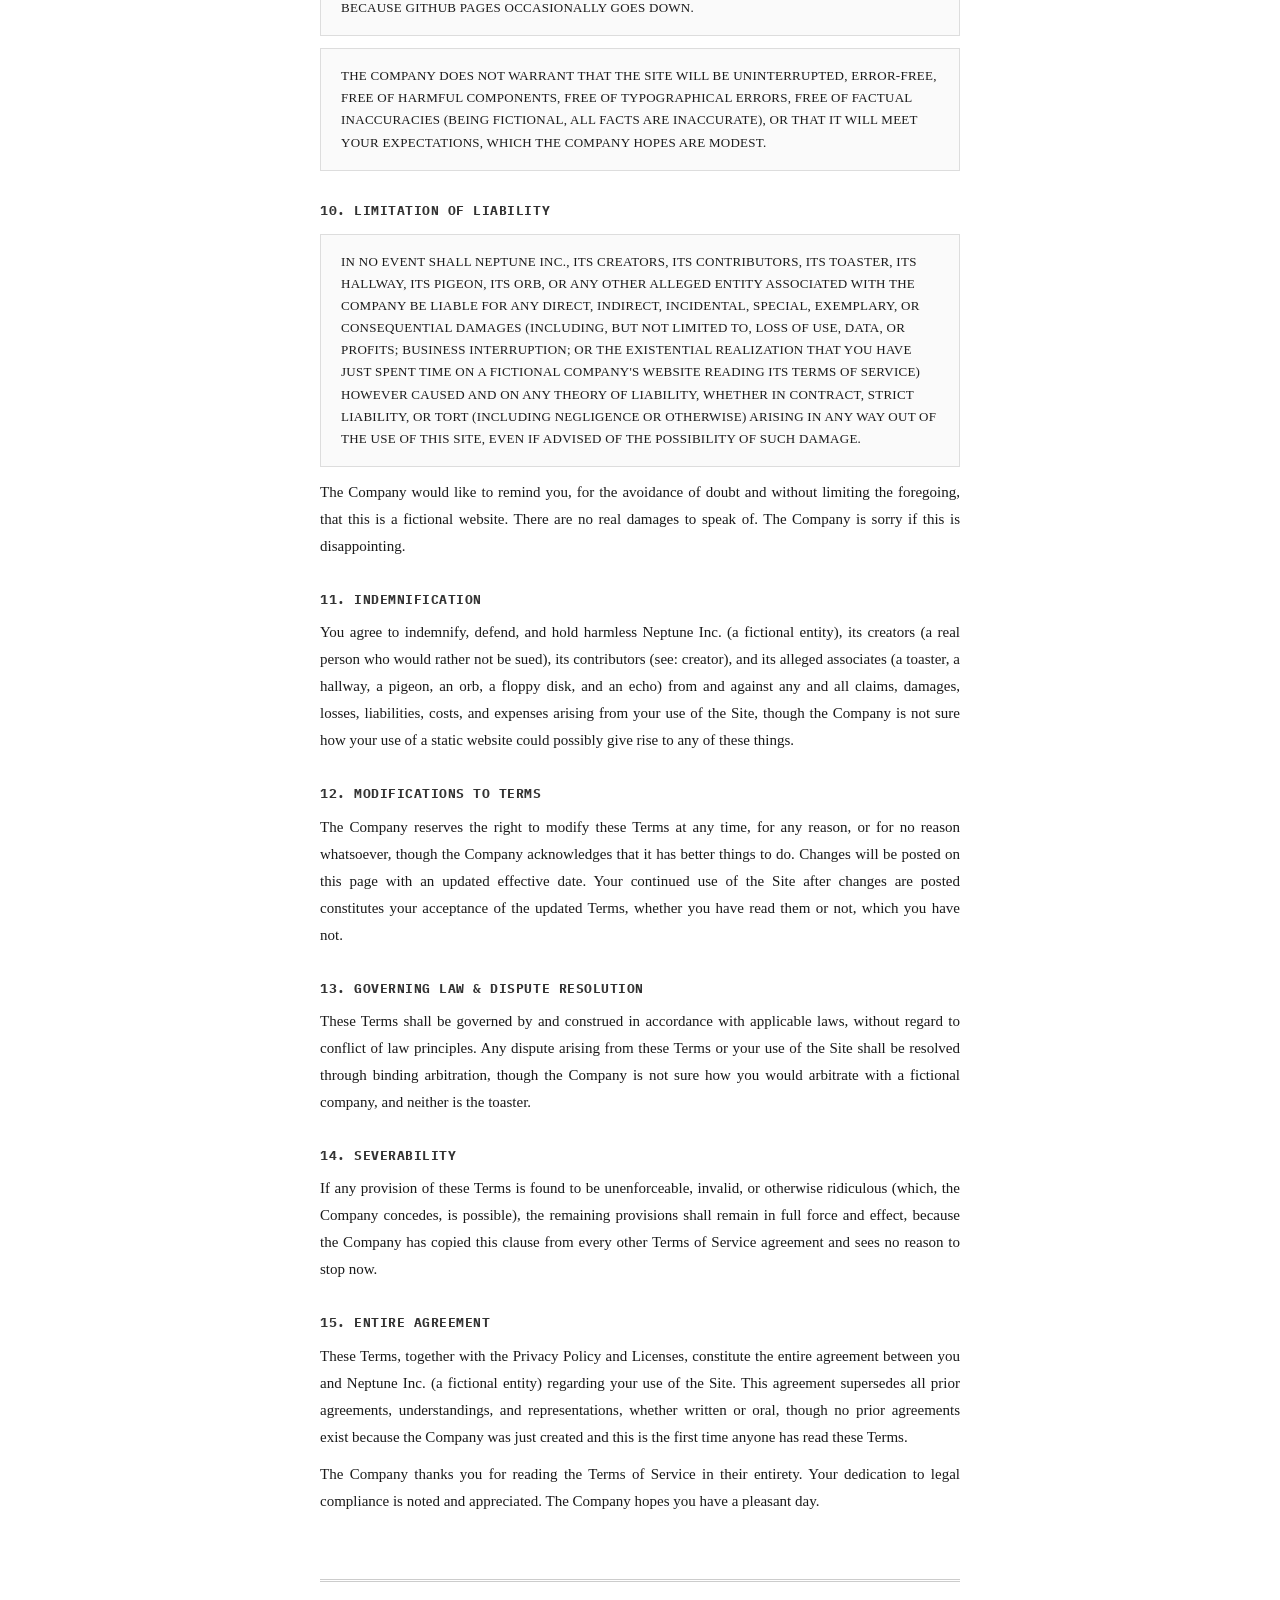
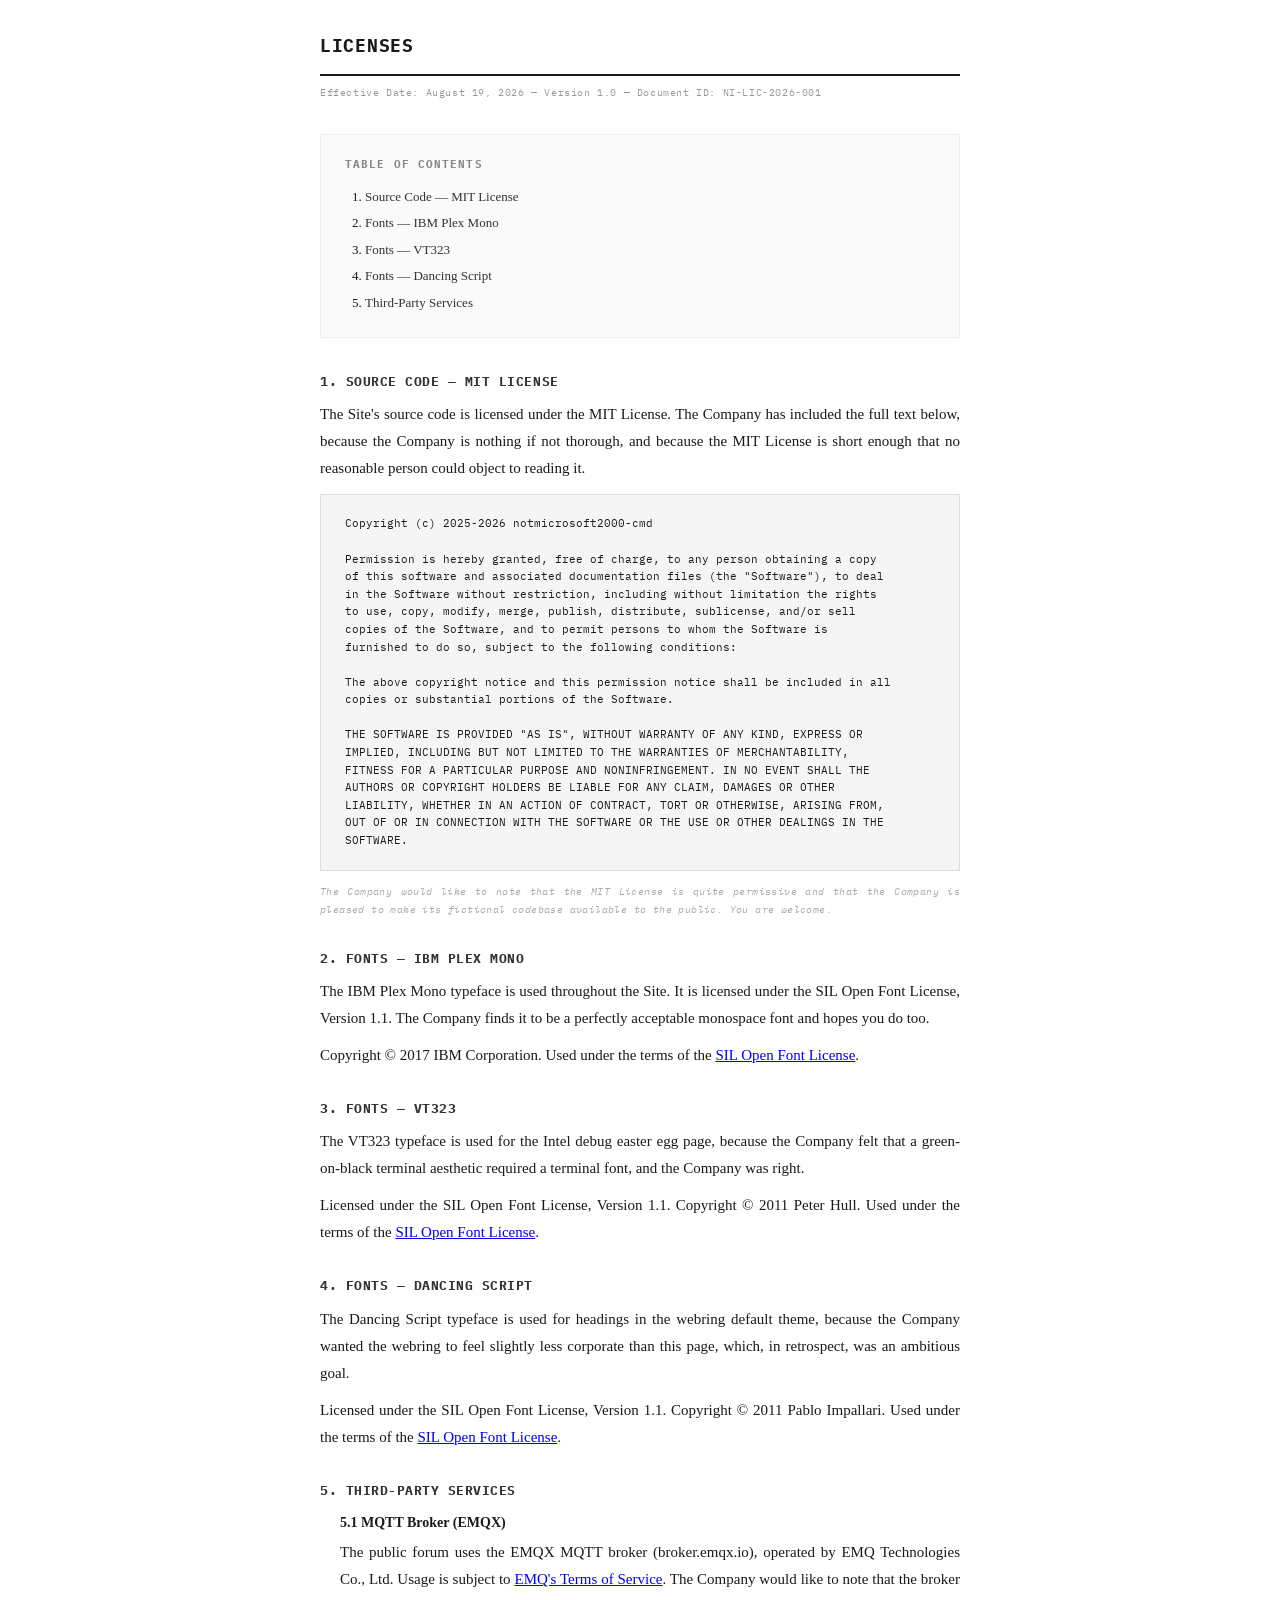
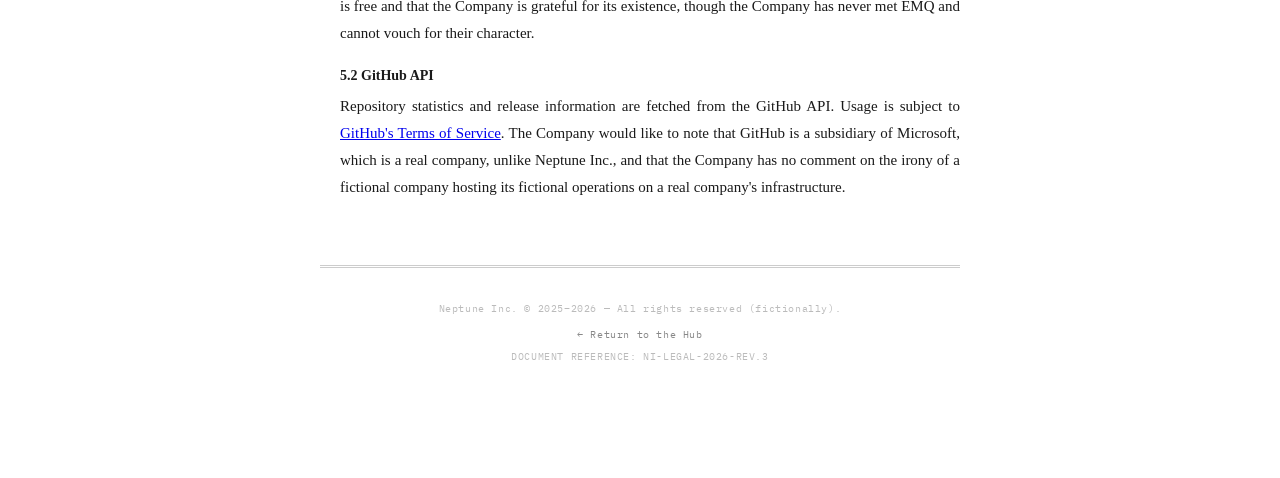
<file: legal.html>
<!DOCTYPE html>
<html lang="en">
<head>
  <meta charset="utf-8">
  <meta name="viewport" content="width=device-width, initial-scale=1">
  <title>Legal Documents &mdash; Neptune Inc.</title>
  <link rel="preconnect" href="https://fonts.googleapis.com">
  <link rel="preconnect" href="https://fonts.gstatic.com" crossorigin>
  <link href="https://fonts.googleapis.com/css2?family=IBM+Plex+Mono:wght@400;600;700&display=swap" rel="stylesheet">
  <style>
    * { margin: 0; padding: 0; box-sizing: border-box; }
    body {
      background: #fff;
      color: #1a1a1a;
      font-family: Georgia, "Times New Roman", Times, serif;
      font-size: 15px;
      line-height: 1.8;
      padding: 0;
    }

    .legal-topbar {
      display: flex;
      align-items: center;
      justify-content: space-between;
      padding: 12px 40px;
      border-bottom: 1px solid #ddd;
      background: #fafafa;
      font-family: "IBM Plex Mono", monospace;
      font-size: 11px;
      letter-spacing: .08em;
      color: #888;
      position: sticky;
      top: 0;
      z-index: 10;
    }
    .legal-topbar a {
      color: #333;
      text-decoration: none;
      font-weight: 700;
      transition: color .2s;
    }
    .legal-topbar a:hover { color: #8a2b2b; }
    .legal-topbar-right { display: flex; gap: 20px; }

    .legal-page {
      max-width: 720px;
      margin: 0 auto;
      padding: 48px 40px 80px;
    }

    .legal-banner {
      text-align: center;
      padding: 40px 0 32px;
      border-bottom: 3px double #ccc;
      margin-bottom: 40px;
    }
    .legal-banner-logo {
      font-family: "IBM Plex Mono", monospace;
      font-size: 14px;
      font-weight: 700;
      letter-spacing: .14em;
      color: #8a2b2b;
      margin-bottom: 6px;
    }
    .legal-banner h1 {
      font-family: "IBM Plex Mono", monospace;
      font-size: 24px;
      font-weight: 700;
      letter-spacing: .06em;
      color: #1a1a1a;
      margin: 0 0 8px;
    }
    .legal-banner-sub {
      font-size: 13px;
      color: #888;
      font-style: italic;
    }
    .legal-banner-notice {
      font-family: "IBM Plex Mono", monospace;
      font-size: 10px;
      letter-spacing: .06em;
      color: #aaa;
      margin-top: 16px;
      padding: 8px 16px;
      border: 1px solid #eee;
      display: inline-block;
    }

    .doc-nav {
      display: flex;
      gap: 24px;
      justify-content: center;
      padding: 20px 0 40px;
      border-bottom: 1px solid #eee;
      margin-bottom: 48px;
      font-family: "IBM Plex Mono", monospace;
      font-size: 12px;
      font-weight: 700;
      letter-spacing: .08em;
    }
    .doc-nav a {
      color: #555;
      text-decoration: none;
      padding: 6px 14px;
      border: 1px solid #ddd;
      border-radius: 3px;
      transition: all .2s;
    }
    .doc-nav a:hover { color: #8a2b2b; border-color: #8a2b2b; }

    .legal-doc { margin-bottom: 64px; }
    .legal-doc:last-child { margin-bottom: 0; }

    .doc-title {
      font-family: "IBM Plex Mono", monospace;
      font-size: 18px;
      font-weight: 700;
      letter-spacing: .04em;
      color: #1a1a1a;
      text-transform: uppercase;
      padding-bottom: 12px;
      border-bottom: 2px solid #1a1a1a;
      margin-bottom: 8px;
    }
    .doc-meta {
      font-family: "IBM Plex Mono", monospace;
      font-size: 10px;
      letter-spacing: .06em;
      color: #999;
      margin-bottom: 32px;
    }

    .doc-section { margin-bottom: 28px; }
    .doc-section-title {
      font-family: "IBM Plex Mono", monospace;
      font-size: 13px;
      font-weight: 700;
      letter-spacing: .04em;
      color: #333;
      text-transform: uppercase;
      margin-bottom: 8px;
    }
    .doc-section p { margin-bottom: 10px; text-align: justify; hyphens: auto; }
    .doc-section ul, .doc-section ol { margin: 8px 0 12px 28px; }
    .doc-section li { margin-bottom: 4px; }

    .doc-subsection { margin-left: 20px; margin-bottom: 16px; }
    .doc-subsection-title {
      font-weight: 700;
      font-size: 14px;
      margin-bottom: 4px;
    }

    .doc-caps {
      font-size: 13px;
      text-transform: uppercase;
      letter-spacing: .02em;
      line-height: 1.7;
      padding: 16px 20px;
      border: 1px solid #ddd;
      background: #fafafa;
      margin: 12px 0;
    }

    .doc-pre {
      font-family: "IBM Plex Mono", monospace;
      font-size: 11px;
      line-height: 1.6;
      background: #f5f5f5;
      border: 1px solid #ddd;
      padding: 20px 24px;
      white-space: pre-wrap;
      word-break: break-word;
      margin: 12px 0;
    }

    .doc-divider {
      border: none;
      border-top: 3px double #ccc;
      margin: 48px 0;
    }

    .doc-toc {
      background: #fafafa;
      border: 1px solid #eee;
      padding: 20px 24px;
      margin-bottom: 32px;
    }
    .doc-toc-title {
      font-family: "IBM Plex Mono", monospace;
      font-size: 11px;
      font-weight: 700;
      letter-spacing: .1em;
      color: #888;
      text-transform: uppercase;
      margin-bottom: 10px;
    }
    .doc-toc ol {
      margin: 0;
      padding-left: 20px;
      font-size: 13px;
    }
    .doc-toc li { margin-bottom: 3px; }
    .doc-toc a { color: #333; text-decoration: none; }
    .doc-toc a:hover { color: #8a2b2b; text-decoration: underline; }

    .legal-footer {
      text-align: center;
      padding: 32px 0;
      border-top: 3px double #ccc;
      margin-top: 48px;
      font-family: "IBM Plex Mono", monospace;
      font-size: 10px;
      letter-spacing: .06em;
      color: #bbb;
    }
    .legal-footer a { color: #888; text-decoration: none; }
    .legal-footer a:hover { color: #8a2b2b; }

    .doc-note {
      font-family: "IBM Plex Mono", monospace;
      font-size: 10px;
      color: #aaa;
      letter-spacing: .04em;
      font-style: italic;
      margin-top: 4px;
    }

    @media (max-width: 640px) {
      .legal-page { padding: 24px 20px 60px; }
      .legal-topbar { padding: 10px 16px; flex-wrap: wrap; gap: 8px; }
      .doc-nav { flex-wrap: wrap; gap: 10px; }
      .doc-title { font-size: 15px; }
      .doc-subsection { margin-left: 10px; }
    }
  </style>
</head>
<body>

  <div class="legal-topbar">
    <a href="index.html">&larr; BACK TO NEPTUNE INC.</a>
    <div class="legal-topbar-right">
      <span>DOCUMENTS</span>
      <span>&copy; 2025&ndash;2026</span>
    </div>
  </div>

  <div class="legal-page">

    <div class="legal-banner">
      <div class="legal-banner-logo">NI</div>
      <h1>Legal Documents</h1>
      <p class="legal-banner-sub">Neptune Inc. &mdash; A Fictional Company, Allegedly</p>
      <div class="legal-banner-notice">DOCUMENT REFERENCE: NI-LEGAL-2026-REV.3 &mdash; CLASSIFICATION: PUBLIC (FOR SOME REASON)</div>
    </div>

    <nav class="doc-nav">
      <a href="#privacy">I. Privacy Policy</a>
      <a href="#terms">II. Terms of Service</a>
      <a href="#licenses">III. Licenses</a>
    </nav>

    <!-- ================================================================== -->
    <!-- PRIVACY POLICY                                                     -->
    <!-- ================================================================== -->

    <div class="legal-doc" id="privacy">
      <h2 class="doc-title">Privacy Policy</h2>
      <p class="doc-meta">Effective Date: August 19, 2026 &mdash; Version 3.0 &mdash; Document ID: NI-PP-2026-001</p>

      <div class="doc-toc">
        <div class="doc-toc-title">Table of Contents</div>
        <ol>
          <li><a href="#pp1">Preamble &amp; Purpose</a></li>
          <li><a href="#pp2">Information We Do Not Collect</a></li>
          <li><a href="#pp3">Information Stored Locally on Your Device</a></li>
          <li><a href="#pp4">Third-Party Services</a></li>
          <li><a href="#pp5">Cookies &amp; Tracking Technologies</a></li>
          <li><a href="#pp6">Children's Privacy</a></li>
          <li><a href="#pp7">Data Retention &amp; Deletion</a></li>
          <li><a href="#pp8">Changes to This Policy</a></li>
          <li><a href="#pp9">Contact &amp; Inquiries</a></li>
          <li><a href="#pp10">Governing Disclaimers</a></li>
        </ol>
      </div>

      <div class="doc-section" id="pp1">
        <div class="doc-section-title">1. Preamble &amp; Purpose</div>
        <p>Neptune Inc. (hereinafter referred to as the "Company," "we," "us," or "our," despite the fact that the Company does not exist in any legally recognized jurisdiction) operates the website located at notmicrosoft2000-cmd.github.io (hereinafter the "Site"). This Privacy Policy is intended to describe, with unnecessary thoroughness, how we handle information when you, the "Visitor" or "User," elect to spend your有限 time on the Site.</p>
        <p>We wish to make absolutely clear, for the avoidance of doubt and without limiting the foregoing, that Neptune Inc. is a fictional entity created for creative and educational purposes. The Company is not a real company. It has no offices, no employees, no board of directors (though the toaster has been spotted in the boardroom), and no obligation to any regulatory body. This Privacy Policy, however, is real, in the sense that you are reading it and it applies to your use of the Site, which is also real, unfortunately.</p>
        <p class="doc-note">The Company thanks you for reading this far. Most Visitors do not. The Company is not judging you. The Company is merely observing.</p>
      </div>

      <div class="doc-section" id="pp2">
        <div class="doc-section-title">2. Information We Do Not Collect</div>
        <p>The Company does not collect, transmit, store, process, aggregate, monetize, sell, barter, trade, lend, lease, sublease, or otherwise obtain any personal information on any server, database, cloud instance, punch card, or other data storage mechanism. The Company would not know what to do with your data if it had it, which it does not.</p>
        <p>The Site is a static website hosted on GitHub Pages. There is no backend server. There is no database. There is no analytics service that transmits your data to us or to any third party for the purpose of understanding your behavior, which the Company has no interest in understanding, partly because the Company is fictional and partly because it would be creepy.</p>
        <p>The Company does not use Google Analytics, Adobe Analytics, Mixpanel, Amplitude, Segment, Heap, Hotjar, FullStory, Plausible, Fathom, Matomo, Umami, PostHog, or any other analytics service. The Company is not even sure what most of those are.</p>
      </div>

      <div class="doc-section" id="pp3">
        <div class="doc-section-title">3. Information Stored Locally on Your Device</div>
        <p>The Site utilizes your browser's localStorage API to persist certain preferences and state. This data resides exclusively on your device and is never transmitted to us, to GitHub, to any third party, or to any celestial body. The Company has compiled the following exhaustive (and, the Company admits, somewhat tedious) list of stored items:</p>
        <ul>
          <li><strong>Theme preference</strong> &mdash; The visual theme you selected. The Company is pleased you made a choice.</li>
          <li><strong>Simple mode</strong> &mdash; Whether you enabled or disabled the simplified view. No judgment either way.</li>
          <li><strong>Reduced motion</strong> &mdash; Whether you disabled animations. The Company respects your vestibular system.</li>
          <li><strong>Sound settings</strong> &mdash; Whether sound effects are enabled. The beeps are optional, but the Company is fond of them.</li>
          <li><strong>Project matching</strong> &mdash; Whether the site restyles to match the active project. This is, the Company admits, a purely aesthetic decision with no functional consequence whatsoever.</li>
          <li><strong>Recently visited</strong> &mdash; A list of up to 4 project keys you last visited. The Company does not judge your browsing habits.</li>
          <li><strong>GitHub cache</strong> &mdash; Cached GitHub API responses for project statistics. These expire after 15 minutes, at which point the Company re-fetches them, whether you asked it to or not.</li>
          <li><strong>Release seen tags</strong> &mdash; The last seen release tag for each project, used for update notifications. The Company is very proud of its update notifications.</li>
          <li><strong>Intro/notification dismissed</strong> &mdash; Whether you dismissed the welcome toast or navigation hint. If you dismissed it, the Company will not show it again. The Company respects your decision, however misguided.</li>
          <li><strong>Forum username</strong> &mdash; If you entered a username in the public forum. The Company hopes you chose wisely.</li>
          <li><strong>Legal consent</strong> &mdash; Whether you agreed to the legal documents. The Company is legally required to store this. The Company is also legally required to inform you that it is not legally required to do anything, being fictional.</li>
        </ul>
        <p>You may clear all of this data at any time by clearing your browser's localStorage for this Site, or by using your browser's developer tools, or by performing a factory reset on your device, which the Company does not recommend but will not stop you from doing.</p>
      </div>

      <div class="doc-section" id="pp4">
        <div class="doc-section-title">4. Third-Party Services</div>
        <p>The Site interfaces with certain third-party services. The Company is contractually (allegedly) obligated to inform you of this:</p>

        <div class="doc-subsection">
          <div class="doc-subsection-title">4.1 GitHub API</div>
          <p>When you visit a project page, the Site makes requests to the GitHub API (api.github.com) to fetch repository statistics and release information. These requests are made directly from your browser and are subject to <a href="https://docs.github.com/en/site-policy/privacy-github-privacy-statement" target="_blank" rel="noopener">GitHub's Privacy Statement</a>. The Company caches the responses in localStorage for 15 minutes to reduce API calls, which the Company feels is a reasonable and neighborly thing to do.</p>
        </div>

        <div class="doc-subsection">
          <div class="doc-subsection-title">4.2 MQTT Broker</div>
          <p>The public forum connects to a third-party MQTT broker (broker.emqx.io) to send and receive messages. Messages are transmitted in plaintext and are visible to anyone subscribed to the topic. The Company strongly advises against sending sensitive information through the forum. The Company also strongly advises against sending insensitive information through the forum, but this is a free country (allegedly). The forum broker is operated by EMQ Technologies Co., Ltd. and is subject to <a href="https://www.emqx.io/en/legal/terms" target="_blank" rel="noopener">EMQ's Terms of Service</a>.</p>
        </div>

        <div class="doc-subsection">
          <div class="doc-subsection-title">4.3 Google Fonts</div>
          <p>The Site loads typefaces from Google Fonts (fonts.googleapis.com). When you load the Site, Google may receive your IP address, browser information, and a reasonable approximation of your taste in typography. Google's privacy policy applies, and the Company suggests you take it up with Google if you have concerns, because the Company certainly will not.</p>
        </div>
      </div>

      <div class="doc-section" id="pp5">
        <div class="doc-section-title">5. Cookies &amp; Tracking Technologies</div>
        <p>The Site does not use cookies. Not first-party cookies, not third-party cookies, not session cookies, not persistent cookies, not supercookies, not zombie cookies, not flash cookies, notEvercookies. The Site does not use web beacons, pixel tags, fingerprinting, device recognition, or any other tracking technology that the Company is aware of. If the Company becomes aware of a new tracking technology, it will not use that either.</p>
        <p>The Company would like to take this opportunity to note that it finds cookies to be a perfectly acceptable snack but a deeply inappropriate method of user surveillance.</p>
      </div>

      <div class="doc-section" id="pp6">
        <div class="doc-section-title">6. Children's Privacy</div>
        <p>The Site is not directed at children under the age of 13, or at children of any age, really, though the Company suspects that children would find the orb quite compelling. The Company does not knowingly collect information from children. The Company does not knowingly collect information from anyone. The Company does not collect information.</p>
      </div>

      <div class="doc-section" id="pp7">
        <div class="doc-section-title">7. Data Retention &amp; Deletion</div>
        <p>Because the Company does not collect any data, there is nothing to retain. The data stored in your browser's localStorage persists until you delete it, until you clear your browser data, until the heat death of the universe, or until you switch to a different browser, whichever comes first. The Company has no power over your localStorage and would not exercise such power even if it could, on principle.</p>
      </div>

      <div class="doc-section" id="pp8">
        <div class="doc-section-title">8. Changes to This Policy</div>
        <p>The Company reserves the right to modify this Privacy Policy at any time, for any reason, or for no reason whatsoever. Changes will be reflected on the legal page with an updated effective date. The Company will not notify you of changes, because the Company has no way to contact you, because the Company does not collect your contact information, because this is a Privacy Policy about not collecting information. Continued use of the Site after changes are posted constitutes your acceptance of the updated policy, which you are probably not reading anyway.</p>
      </div>

      <div class="doc-section" id="pp9">
        <div class="doc-section-title">9. Contact &amp; Inquiries</div>
        <p>For questions about this Privacy Policy, you may contact the Company through the Site's contact page, open an issue on the GitHub repository, or send a carrier pigeon to the usual roof. The Company will respond within 3 to 7 business days, or approximately one pigeon, whichever is sooner. For urgent matters, the seance is available on Thursday evenings, though the Company cannot guarantee the accuracy of the response.</p>
        <p>The Company would like to remind you that it is fictional and therefore cannot actually receive or respond to your inquiries. Your patience is appreciated.</p>
      </div>

      <div class="doc-section" id="pp10">
        <div class="doc-section-title">10. Governing Disclaimers</div>
        <div class="doc-caps">This Privacy Policy is a work of creative fiction. Neptune Inc. is a fictional entity. The Company, the Site, the privacy practices described herein, and this Privacy Policy itself are provided for entertainment and educational purposes only. Nothing in this document constitutes legal advice, a legal obligation, or a binding agreement with any real or fictional entity. If you have actual privacy concerns, please consult an actual attorney. The toaster is not qualified.</div>
      </div>
    </div>

    <hr class="doc-divider">

    <!-- ================================================================== -->
    <!-- TERMS OF SERVICE                                                   -->
    <!-- ================================================================== -->

    <div class="legal-doc" id="terms">
      <h2 class="doc-title">Terms of Service</h2>
      <p class="doc-meta">Effective Date: August 19, 2026 &mdash; Version 3.0 &mdash; Document ID: NI-TOS-2026-001</p>

      <div class="doc-toc">
        <div class="doc-toc-title">Table of Contents</div>
        <ol>
          <li><a href="#ts1">Acceptance of Terms</a></li>
          <li><a href="#ts2">Description of Service</a></li>
          <li><a href="#ts3">Fictional Company &amp; Nature of the Enterprise</a></li>
          <li><a href="#ts4">No Financial Advice, Investment Advice, or Advice of Any Kind</a></li>
          <li><a href="#ts5">User Conduct &amp; Prohibited Activities</a></li>
          <li><a href="#ts6">Public Forum &amp; User-Generated Content</a></li>
          <li><a href="#ts7">Intellectual Property</a></li>
          <li><a href="#ts8">Third-Party Links &amp; Services</a></li>
          <li><a href="#ts9">Disclaimer of Warranties</a></li>
          <li><a href="#ts10">Limitation of Liability</a></li>
          <li><a href="#ts11">Indemnification</a></li>
          <li><a href="#ts12">Modifications to Terms</a></li>
          <li><a href="#ts13">Governing Law &amp; Dispute Resolution</a></li>
          <li><a href="#ts14">Severability</a></li>
          <li><a href="#ts15">Entire Agreement</a></li>
        </ol>
      </div>

      <div class="doc-section" id="ts1">
        <div class="doc-section-title">1. Acceptance of Terms</div>
        <p>By accessing, browsing, or otherwise using the Neptune Inc. Hub (hereinafter the "Site"), you (hereinafter the "User" or, when the Company is feeling formal, "the Visitor") agree to be bound by these Terms of Service in their entirety. If you do not agree to these Terms, you are advised to discontinue use of the Site immediately and close this page with the quiet dignity of someone who has just read a Terms of Service agreement and decided, on balance, that it was not for them.</p>
        <p>The Company would like to note that it has never actually enforced these Terms against anyone, on account of being fictional, but the Company appreciates your cooperation nonetheless.</p>
      </div>

      <div class="doc-section" id="ts2">
        <div class="doc-section-title">2. Description of Service</div>
        <p>The Site is a static website that serves as a central hub for projects created by Neptune Inc. It provides navigation between projects, project information, a public forum, a simulated stock market display, a changelog, a project comparison table, a project status dashboard, and various other features that the Company has spent an inordinate amount of time developing. The Site is hosted on GitHub Pages as a static site with no server-side processing, which means there is no server, which means there is no one home, which means the lights are on but nobody is home, metaphorically speaking.</p>
      </div>

      <div class="doc-section" id="ts3">
        <div class="doc-section-title">3. Fictional Company &amp; Nature of the Enterprise</div>
        <p>Neptune Inc. is a fictional company created for creative and educational purposes. The Company does not exist. It has never existed. It will not exist in the future. Any resemblance to real companies, persons, living or dead, events, or locales is entirely coincidental, and the Company would like to remind you that it is a work of fiction and that you should not, under any circumstances, attempt to invest in it, contact it, sue it, or otherwise interact with it as though it were a real entity.</p>
        <p>The stock market display, financial data, news articles, investor information, shareholder lists, risk factors, and all other corporate materials presented on the Site are entirely fictional and algorithmically generated. They should not be construed as financial advice, a solicitation, an offer to buy or sell securities, or evidence that the Company has a marketing department, which it does not.</p>
        <p>The Company would like to take this opportunity to note that its CUSIP number (640K 1987) is not a real CUSIP number, its NASDAQ listing (NEPT) is not a real listing, and its headquarters (the hallway) is not a real headquarters, though the hallway does exist in some capacity and does have opinions about zoning.</p>
      </div>

      <div class="doc-section" id="ts4">
        <div class="doc-section-title">4. No Financial Advice, Investment Advice, or Advice of Any Kind</div>
        <div class="doc-caps">Nothing on the Site constitutes financial, investment, trading, legal, tax, medical, dietary, relationship, or any other form of advice. The simulated stock ticker, charts, financial data, and market information are fictional and generated algorithmically using a PRNG seeded with the current date. You are advised, in the strongest possible terms, not to make any financial decisions based on information presented on the Site. If you have made financial decisions based on information presented on the Site, the Company suggests you consult a qualified professional and also possibly a therapist.</div>
      </div>

      <div class="doc-section" id="ts5">
        <div class="doc-section-title">5. User Conduct &amp; Prohibited Activities</div>
        <p>When using the Site, you agree not to:</p>
        <ol type="a">
          <li>Use the Site for any illegal purpose, though the Company is unclear on what illegal purposes one could possibly pursue on a static website about fictional software projects;</li>
          <li>Attempt to disrupt, compromise, or otherwise interfere with the Site's infrastructure, though the Site's infrastructure consists entirely of static HTML files and the Company is not sure what there is to compromise;</li>
          <li>Abuse the GitHub API or MQTT broker through the Site, though the Company acknowledges that rate-limiting exists for a reason and that reason is you;</li>
          <li>Impersonate others in the public forum, though the Company notes that given the forum's quality, impersonation would be a rather elaborate form of vandalism;</li>
          <li>Attempt to extract, scrape, or otherwise obtain the source code of the Site, which is already publicly available on GitHub under the MIT License, so this prohibition is largely theoretical;</li>
          <li>Send unsolicited communications through the forum, because the pigeon has enough to deliver already;</li>
          <li>Engage in any conduct that the Company, in its sole and absolute discretion, determines to be harmful, objectionable, or inconsistent with the spirit of the Site, which is to be a weird little corner of the internet where a fictional company pretends to be real.</li>
        </ol>
      </div>

      <div class="doc-section" id="ts6">
        <div class="doc-section-title">6. Public Forum &amp; User-Generated Content</div>
        <p>The Site includes a public forum powered by a third-party MQTT broker. Messages are public, visible to all users, transmitted in plaintext, and stored in the browser's memory only (not persisted to disk). You are solely responsible for the content you post. Do not post illegal, harmful, sensitive, or otherwise inadvisable content.</p>
        <p>The Company is not responsible for messages posted by third parties. The Company is not responsible for messages posted by first parties. The Company is not responsible for messages, period. The Company is fictional and has no legal capacity to assume responsibility for anything, including but not limited to the quality of discourse in the public forum, which has been described as "adequate" by the hallway.</p>
        <p class="doc-note">The Company reminds you that the forum broker is operated by EMQ Technologies Co., Ltd. and is subject to their terms of service. The Company suggests you read those terms as well, though the Company suspects you will not.</p>
      </div>

      <div class="doc-section" id="ts7">
        <div class="doc-section-title">7. Intellectual Property</div>
        <p>The Site's source code is open source and available on GitHub under the MIT License. You are free to use, modify, and distribute the source code, provided you include the copyright notice and permission notice, which is a small price to pay for the privilege of owning a piece of a fictional company's codebase.</p>
        <p>Project names, descriptions, and creative content are the intellectual property of their respective creators, who are, for the most part, the same person, who is also the person who created the fictional company, which means the intellectual property situation is, to put it diplomatically, somewhat circular.</p>
        <p>Third-party assets (fonts, icons, and the general vibe) are used under their respective licenses. See the Licenses section below for details.</p>
      </div>

      <div class="doc-section" id="ts8">
        <div class="doc-section-title">8. Third-Party Links &amp; Services</div>
        <p>The Site contains links to third-party websites and services, including but not limited to GitHub, EMQ, and Google Fonts. These links are provided for your convenience. The Company has no control over, and assumes no responsibility for, the content, privacy policies, or practices of any third-party websites. The Company suggests you read their terms and policies, though the Company acknowledges the irony of a fictional company telling you to read terms and policies.</p>
      </div>

      <div class="doc-section" id="ts9">
        <div class="doc-section-title">9. Disclaimer of Warranties</div>
        <div class="doc-caps">The site is provided "as is" and "as available" without warranty of any kind, express or implied, including but not limited to the warranties of merchantability, fitness for a particular purpose, noninfringement, and the implied warranty that the site will be available when you want to use it, which the company cannot guarantee, on account of being fictional and also because github pages occasionally goes down.</div>
        <div class="doc-caps">The company does not warrant that the site will be uninterrupted, error-free, free of harmful components, free of typographical errors, free of factual inaccuracies (being fictional, all facts are inaccurate), or that it will meet your expectations, which the company hopes are modest.</div>
      </div>

      <div class="doc-section" id="ts10">
        <div class="doc-section-title">10. Limitation of Liability</div>
        <div class="doc-caps">In no event shall Neptune Inc., its creators, its contributors, its toaster, its hallway, its pigeon, its orb, or any other alleged entity associated with the company be liable for any direct, indirect, incidental, special, exemplary, or consequential damages (including, but not limited to, loss of use, data, or profits; business interruption; or the existential realization that you have just spent time on a fictional company's website reading its terms of service) however caused and on any theory of liability, whether in contract, strict liability, or tort (including negligence or otherwise) arising in any way out of the use of this site, even if advised of the possibility of such damage.</div>
        <p>The Company would like to remind you, for the avoidance of doubt and without limiting the foregoing, that this is a fictional website. There are no real damages to speak of. The Company is sorry if this is disappointing.</p>
      </div>

      <div class="doc-section" id="ts11">
        <div class="doc-section-title">11. Indemnification</div>
        <p>You agree to indemnify, defend, and hold harmless Neptune Inc. (a fictional entity), its creators (a real person who would rather not be sued), its contributors (see: creator), and its alleged associates (a toaster, a hallway, a pigeon, an orb, a floppy disk, and an echo) from and against any and all claims, damages, losses, liabilities, costs, and expenses arising from your use of the Site, though the Company is not sure how your use of a static website could possibly give rise to any of these things.</p>
      </div>

      <div class="doc-section" id="ts12">
        <div class="doc-section-title">12. Modifications to Terms</div>
        <p>The Company reserves the right to modify these Terms at any time, for any reason, or for no reason whatsoever, though the Company acknowledges that it has better things to do. Changes will be posted on this page with an updated effective date. Your continued use of the Site after changes are posted constitutes your acceptance of the updated Terms, whether you have read them or not, which you have not.</p>
      </div>

      <div class="doc-section" id="ts13">
        <div class="doc-section-title">13. Governing Law &amp; Dispute Resolution</div>
        <p>These Terms shall be governed by and construed in accordance with applicable laws, without regard to conflict of law principles. Any dispute arising from these Terms or your use of the Site shall be resolved through binding arbitration, though the Company is not sure how you would arbitrate with a fictional company, and neither is the toaster.</p>
      </div>

      <div class="doc-section" id="ts14">
        <div class="doc-section-title">14. Severability</div>
        <p>If any provision of these Terms is found to be unenforceable, invalid, or otherwise ridiculous (which, the Company concedes, is possible), the remaining provisions shall remain in full force and effect, because the Company has copied this clause from every other Terms of Service agreement and sees no reason to stop now.</p>
      </div>

      <div class="doc-section" id="ts15">
        <div class="doc-section-title">15. Entire Agreement</div>
        <p>These Terms, together with the Privacy Policy and Licenses, constitute the entire agreement between you and Neptune Inc. (a fictional entity) regarding your use of the Site. This agreement supersedes all prior agreements, understandings, and representations, whether written or oral, though no prior agreements exist because the Company was just created and this is the first time anyone has read these Terms.</p>
        <p>The Company thanks you for reading the Terms of Service in their entirety. Your dedication to legal compliance is noted and appreciated. The Company hopes you have a pleasant day.</p>
      </div>
    </div>

    <hr class="doc-divider">

    <!-- ================================================================== -->
    <!-- LICENSES                                                            -->
    <!-- ================================================================== -->

    <div class="legal-doc" id="licenses">
      <h2 class="doc-title">Licenses</h2>
      <p class="doc-meta">Effective Date: August 19, 2026 &mdash; Version 1.0 &mdash; Document ID: NI-LIC-2026-001</p>

      <div class="doc-toc">
        <div class="doc-toc-title">Table of Contents</div>
        <ol>
          <li><a href="#lc1">Source Code &mdash; MIT License</a></li>
          <li><a href="#lc2">Fonts &mdash; IBM Plex Mono</a></li>
          <li><a href="#lc3">Fonts &mdash; VT323</a></li>
          <li><a href="#lc4">Fonts &mdash; Dancing Script</a></li>
          <li><a href="#lc5">Third-Party Services</a></li>
        </ol>
      </div>

      <div class="doc-section" id="lc1">
        <div class="doc-section-title">1. Source Code &mdash; MIT License</div>
        <p>The Site's source code is licensed under the MIT License. The Company has included the full text below, because the Company is nothing if not thorough, and because the MIT License is short enough that no reasonable person could object to reading it.</p>
        <pre class="doc-pre">Copyright (c) 2025-2026 notmicrosoft2000-cmd

Permission is hereby granted, free of charge, to any person obtaining a copy
of this software and associated documentation files (the "Software"), to deal
in the Software without restriction, including without limitation the rights
to use, copy, modify, merge, publish, distribute, sublicense, and/or sell
copies of the Software, and to permit persons to whom the Software is
furnished to do so, subject to the following conditions:

The above copyright notice and this permission notice shall be included in all
copies or substantial portions of the Software.

THE SOFTWARE IS PROVIDED "AS IS", WITHOUT WARRANTY OF ANY KIND, EXPRESS OR
IMPLIED, INCLUDING BUT NOT LIMITED TO THE WARRANTIES OF MERCHANTABILITY,
FITNESS FOR A PARTICULAR PURPOSE AND NONINFRINGEMENT. IN NO EVENT SHALL THE
AUTHORS OR COPYRIGHT HOLDERS BE LIABLE FOR ANY CLAIM, DAMAGES OR OTHER
LIABILITY, WHETHER IN AN ACTION OF CONTRACT, TORT OR OTHERWISE, ARISING FROM,
OUT OF OR IN CONNECTION WITH THE SOFTWARE OR THE USE OR OTHER DEALINGS IN THE
SOFTWARE.</pre>
        <p class="doc-note">The Company would like to note that the MIT License is quite permissive and that the Company is pleased to make its fictional codebase available to the public. You are welcome.</p>
      </div>

      <div class="doc-section" id="lc2">
        <div class="doc-section-title">2. Fonts &mdash; IBM Plex Mono</div>
        <p>The IBM Plex Mono typeface is used throughout the Site. It is licensed under the SIL Open Font License, Version 1.1. The Company finds it to be a perfectly acceptable monospace font and hopes you do too.</p>
        <p>Copyright &copy; 2017 IBM Corporation. Used under the terms of the <a href="https://scripts.sil.org/OFL" target="_blank" rel="noopener">SIL Open Font License</a>.</p>
      </div>

      <div class="doc-section" id="lc3">
        <div class="doc-section-title">3. Fonts &mdash; VT323</div>
        <p>The VT323 typeface is used for the Intel debug easter egg page, because the Company felt that a green-on-black terminal aesthetic required a terminal font, and the Company was right.</p>
        <p>Licensed under the SIL Open Font License, Version 1.1. Copyright &copy; 2011 Peter Hull. Used under the terms of the <a href="https://scripts.sil.org/OFL" target="_blank" rel="noopener">SIL Open Font License</a>.</p>
      </div>

      <div class="doc-section" id="lc4">
        <div class="doc-section-title">4. Fonts &mdash; Dancing Script</div>
        <p>The Dancing Script typeface is used for headings in the webring default theme, because the Company wanted the webring to feel slightly less corporate than this page, which, in retrospect, was an ambitious goal.</p>
        <p>Licensed under the SIL Open Font License, Version 1.1. Copyright &copy; 2011 Pablo Impallari. Used under the terms of the <a href="https://scripts.sil.org/OFL" target="_blank" rel="noopener">SIL Open Font License</a>.</p>
      </div>

      <div class="doc-section" id="lc5">
        <div class="doc-section-title">5. Third-Party Services</div>
        <div class="doc-subsection">
          <div class="doc-subsection-title">5.1 MQTT Broker (EMQX)</div>
          <p>The public forum uses the EMQX MQTT broker (broker.emqx.io), operated by EMQ Technologies Co., Ltd. Usage is subject to <a href="https://www.emqx.io/en/legal/terms" target="_blank" rel="noopener">EMQ's Terms of Service</a>. The Company would like to note that the broker is free and that the Company is grateful for its existence, though the Company has never met EMQ and cannot vouch for their character.</p>
        </div>
        <div class="doc-subsection">
          <div class="doc-subsection-title">5.2 GitHub API</div>
          <p>Repository statistics and release information are fetched from the GitHub API. Usage is subject to <a href="https://docs.github.com/en/site-policy/github-terms/github-terms-of-service" target="_blank" rel="noopener">GitHub's Terms of Service</a>. The Company would like to note that GitHub is a subsidiary of Microsoft, which is a real company, unlike Neptune Inc., and that the Company has no comment on the irony of a fictional company hosting its fictional operations on a real company's infrastructure.</p>
        </div>
      </div>
    </div>

    <div class="legal-footer">
      <p>Neptune Inc. &copy; 2025&ndash;2026 &mdash; All rights reserved (fictionally).</p>
      <p style="margin-top: 8px;"><a href="index.html">&larr; Return to the Hub</a></p>
      <p style="margin-top: 4px;">DOCUMENT REFERENCE: NI-LEGAL-2026-REV.3</p>
    </div>

  </div>

</body>
</html>
</file>
